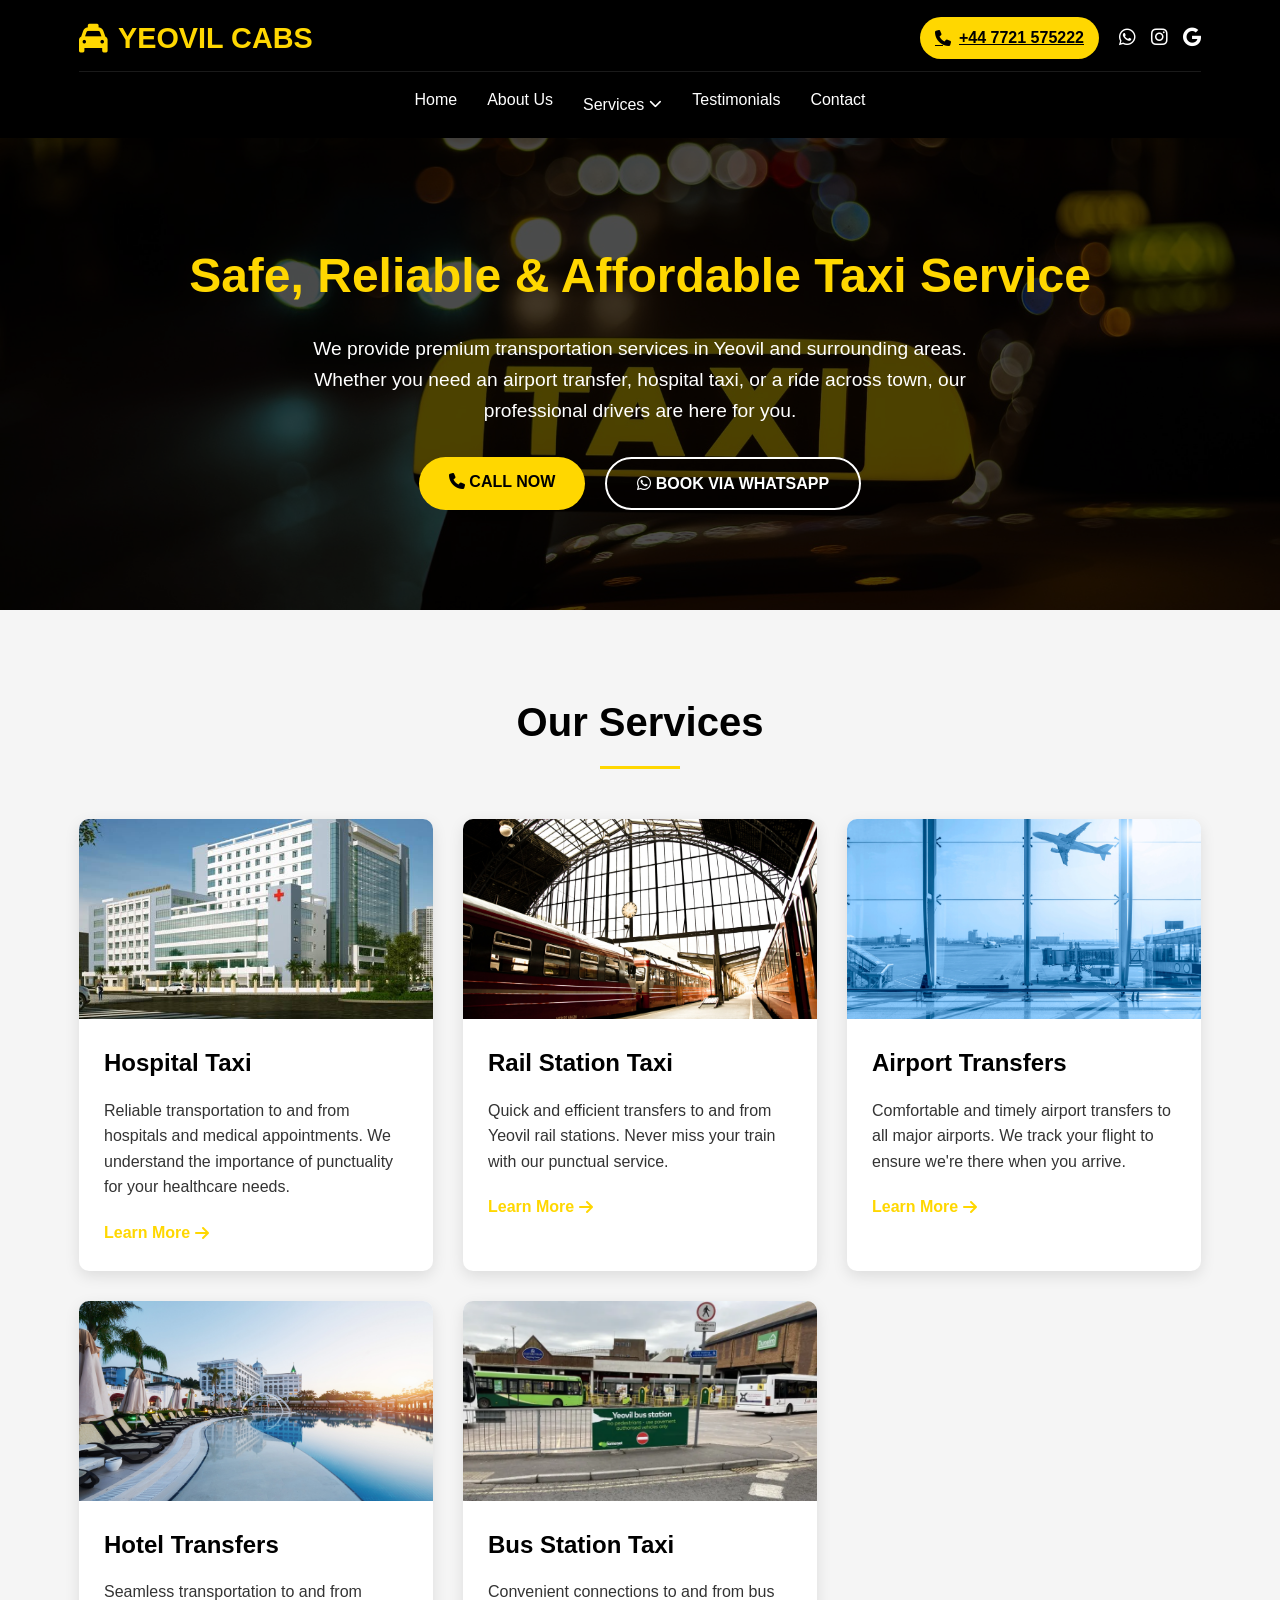
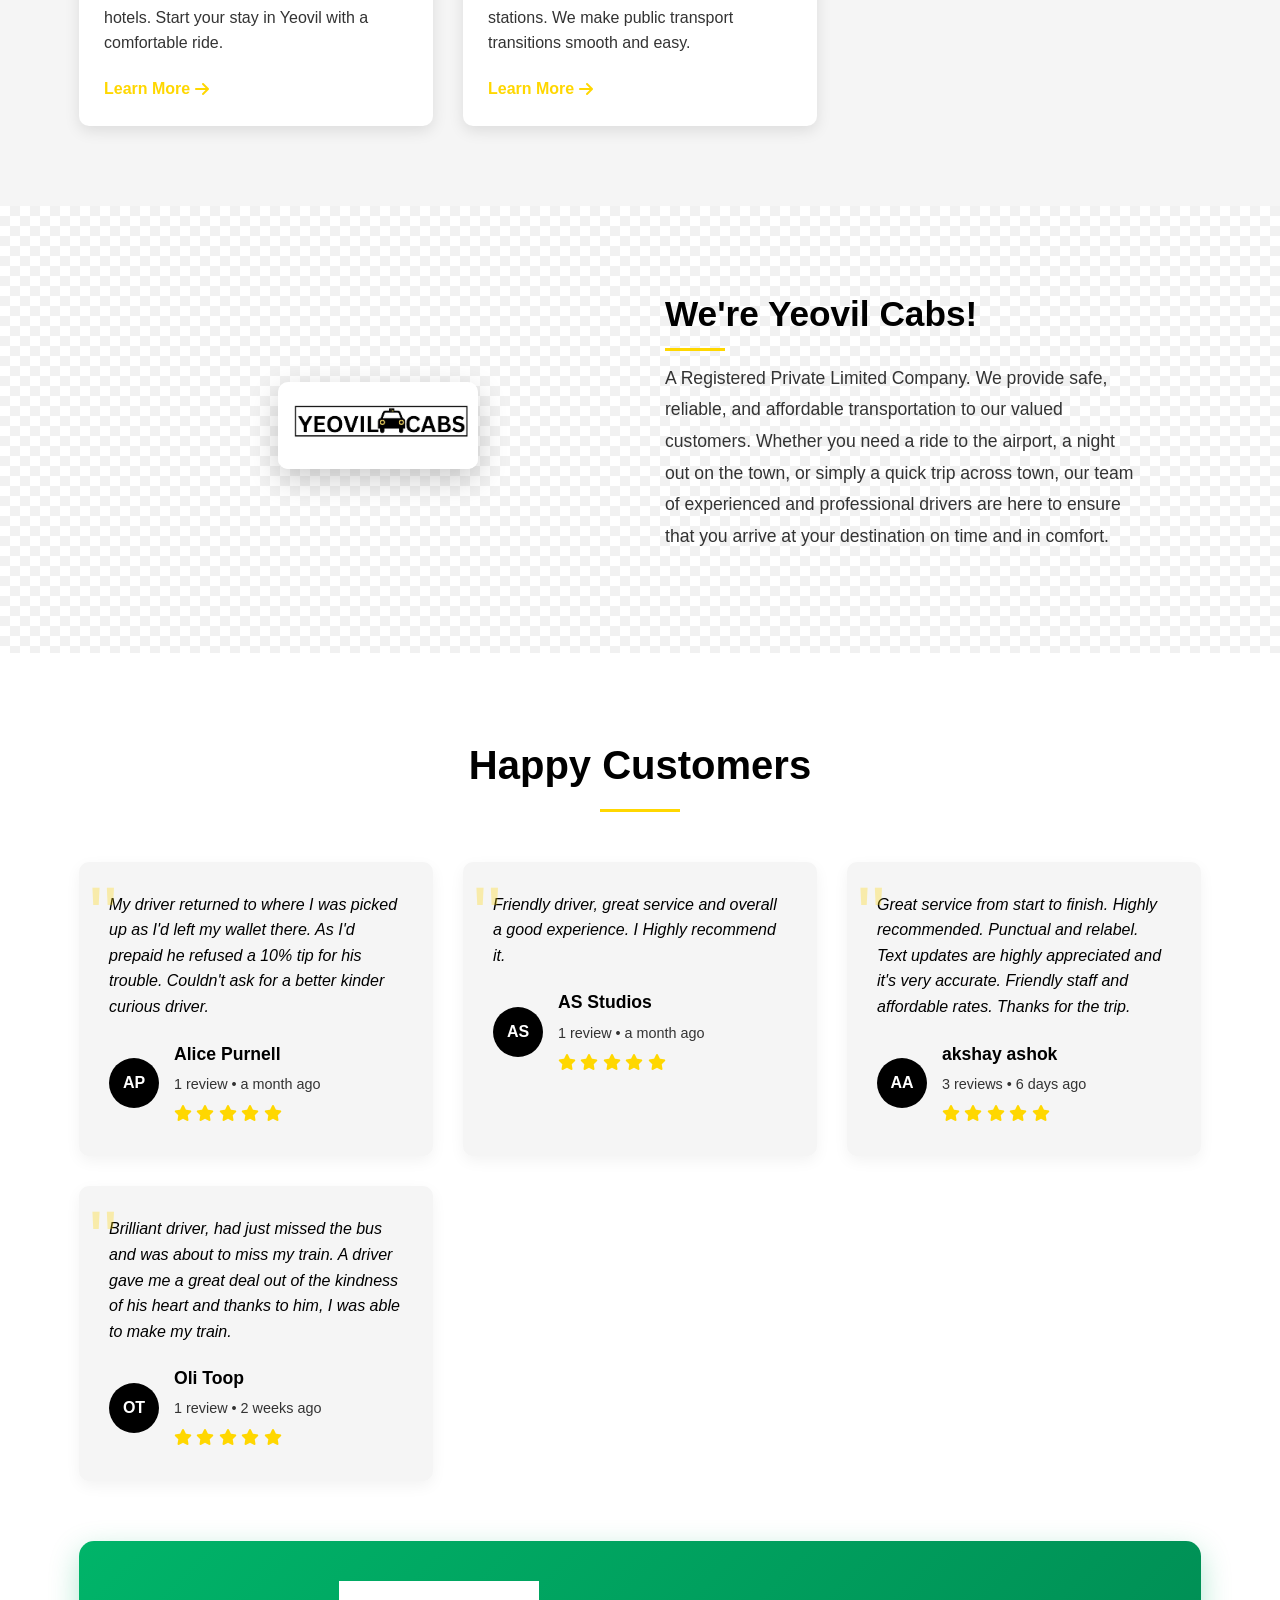
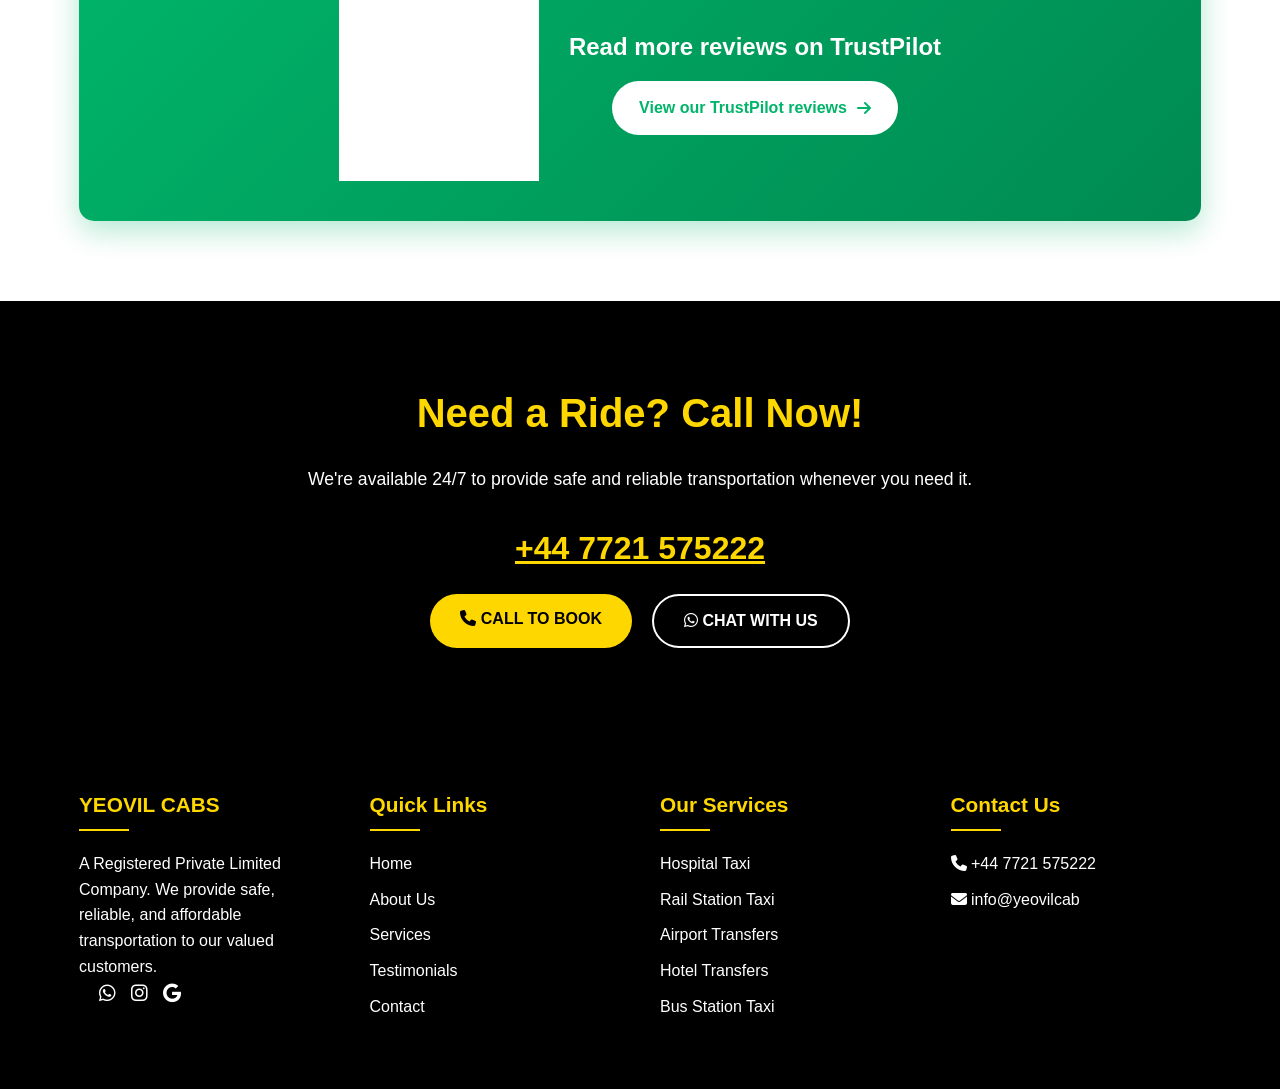
<file: index.html>
<!DOCTYPE html>
<html lang="en">
<head>
    <meta charset="UTF-8">
    <meta name="viewport" content="width=device-width, initial-scale=1.0">
    <title>Yeovil Cabs | Safe, Reliable & Affordable Transportation</title>
    <meta name="description" content="Yeovil Cabs provides safe, reliable, and affordable transportation services in Yeovil. Airport transfers, hospital taxis, and more. Book now!">
    <link rel="stylesheet" href="https://cdnjs.cloudflare.com/ajax/libs/font-awesome/6.4.0/css/all.min.css">
    <link rel="stylesheet" href="css/style.css">
</head>
<body>
    <!-- Header Section -->
    <header>
        <div class="container">
            <div class="header-top">
                <div class="logo">
                    <i class="fas fa-taxi logo-icon"></i>
                    <h1>YEOVIL CABS</h1>
                </div>
                <div class="contact-info">
                    <a href="tel:+447721575222" class="phone-number">
                        <i class="fas fa-phone"></i> +44 7721 575222
                    </a>
                    <div class="social-icons">
                        <a href="#"><i class="fab fa-whatsapp"></i></a>
                        <a href="#"><i class="fab fa-instagram"></i></a>
                        <a href="#"><i class="fab fa-google"></i></a>
                    </div>
                </div>
            </div>
            <nav>
                <div class="mobile-menu">
                    <i class="fas fa-bars"></i>
                </div>
                <ul class="nav-links">
                    <li><a href="index.html">Home</a></li>
                    <li><a href="about.html">About Us</a></li>
                    <li class="dropdown">
                        <a href="services.html" class="dropdown-toggle">Services <i class="fas fa-chevron-down"></i></a>
                        <ul class="dropdown-menu">
                            <li><a href="hospital-taxi.html">Hospital Taxi</a></li>
                            <li><a href="rail-station-taxi.html">Rail Station Taxi</a></li>
                            <li><a href="airport-transfers.html">Airport Transfers</a></li>
                            <li><a href="hotel-transfers.html">Hotel Transfers</a></li>
                            <li><a href="bus-station-taxi.html">Bus Station Taxi</a></li>
                        </ul>
                    </li>
                    <li><a href="testimonials.html">Testimonials</a></li>
                    <li><a href="contact.html">Contact</a></li>
                </ul>
            </nav>
        </div>
    </header>

    <!-- Hero Section -->
    <section class="hero">
        <div class="container">
            <h2>Safe, Reliable & Affordable Taxi Service</h2>
            <p>We provide premium transportation services in Yeovil and surrounding areas. Whether you need an airport transfer, hospital taxi, or a ride across town, our professional drivers are here for you.</p>
            <div class="cta-buttons">
                <a href="tel:+447721575222" class="btn btn-primary">
                    <i class="fas fa-phone"></i> CALL NOW
                </a>
                <a href="https://wa.me/447721575222" class="btn btn-secondary">
                    <i class="fab fa-whatsapp"></i> BOOK VIA WHATSAPP
                </a>
            </div>
        </div>
    </section>

    <!-- Services Section -->
    <section class="services">
        <div class="container">
            <div class="section-title">
                <h2>Our Services</h2>
            </div>
            <div class="services-grid">
                <div class="service-card">
                    <div class="service-img" style="background-image: url('images/hospital-taxi-service.jpg');"></div>
                    <div class="service-content">
                        <h3>Hospital Taxi</h3>
                        <p>Reliable transportation to and from hospitals and medical appointments. We understand the importance of punctuality for your healthcare needs.</p>
                        <a href="hospital-taxi.html" class="service-link">Learn More <i class="fas fa-arrow-right"></i></a>
                    </div>
                </div>
                <div class="service-card">
                    <div class="service-img" style="background-image: url('images/rail-station-taxi-service.jpg');"></div>
                    <div class="service-content">
                        <h3>Rail Station Taxi</h3>
                        <p>Quick and efficient transfers to and from Yeovil rail stations. Never miss your train with our punctual service.</p>
                        <a href="rail-station-taxi.html" class="service-link">Learn More <i class="fas fa-arrow-right"></i></a>
                    </div>
                </div>
                <div class="service-card">
                    <div class="service-img" style="background-image: url('images/airport-transfers-service.jpg');"></div>
                    <div class="service-content">
                        <h3>Airport Transfers</h3>
                        <p>Comfortable and timely airport transfers to all major airports. We track your flight to ensure we're there when you arrive.</p>
                        <a href="airport-transfers.html" class="service-link">Learn More <i class="fas fa-arrow-right"></i></a>
                    </div>
                </div>
                <div class="service-card">
                    <div class="service-img" style="background-image: url('images/hotel-transfers-service.jpg');"></div>
                    <div class="service-content">
                        <h3>Hotel Transfers</h3>
                        <p>Seamless transportation to and from hotels. Start your stay in Yeovil with a comfortable ride.</p>
                        <a href="hotel-transfers.html" class="service-link">Learn More <i class="fas fa-arrow-right"></i></a>
                    </div>
                </div>
                <div class="service-card">
                    <div class="service-img" style="background-image: url('images/bus-station-taxi-service.jpg');"></div>
                    <div class="service-content">
                        <h3>Bus Station Taxi</h3>
                        <p>Convenient connections to and from bus stations. We make public transport transitions smooth and easy.</p>
                        <a href="bus-station-taxi.html" class="service-link">Learn More <i class="fas fa-arrow-right"></i></a>
                    </div>
                </div>
            </div>
        </div>
    </section>

    <!-- About Company Section -->
    <section class="about-company">
        <div class="container">
            <div class="about-content">
                <div class="about-logo">
                    <img src="images/logo.jpg" alt="Yeovil Cabs Logo" class="logo-img">
                </div>
                <div class="about-text">
                    <h2>We're Yeovil Cabs!</h2>
                    <p>A Registered Private Limited Company. We provide safe, reliable, and affordable transportation to our valued customers. Whether you need a ride to the airport, a night out on the town, or simply a quick trip across town, our team of experienced and professional drivers are here to ensure that you arrive at your destination on time and in comfort.</p>
                </div>
            </div>
        </div>
    </section>

    <!-- Testimonials Section -->
    <section class="testimonials">
        <div class="container">
            <div class="section-title">
                <h2>Happy Customers</h2>
            </div>
            <div class="testimonials-grid">
                <div class="testimonial-card">
                    <div class="testimonial-content">
                        <p>My driver returned to where I was picked up as I'd left my wallet there. As I'd prepaid he refused a 10% tip for his trouble. Couldn't ask for a better kinder curious driver.</p>
                    </div>
                    <div class="testimonial-author">
                        <div class="author-avatar">AP</div>
                        <div class="author-info">
                            <h4>Alice Purnell</h4>
                            <p>1 review • a month ago</p>
                            <div class="rating">
                                <i class="fas fa-star"></i>
                                <i class="fas fa-star"></i>
                                <i class="fas fa-star"></i>
                                <i class="fas fa-star"></i>
                                <i class="fas fa-star"></i>
                            </div>
                        </div>
                    </div>
                </div>
                <div class="testimonial-card">
                    <div class="testimonial-content">
                        <p>Friendly driver, great service and overall a good experience. I Highly recommend it.</p>
                    </div>
                    <div class="testimonial-author">
                        <div class="author-avatar">AS</div>
                        <div class="author-info">
                            <h4>AS Studios</h4>
                            <p>1 review • a month ago</p>
                            <div class="rating">
                                <i class="fas fa-star"></i>
                                <i class="fas fa-star"></i>
                                <i class="fas fa-star"></i>
                                <i class="fas fa-star"></i>
                                <i class="fas fa-star"></i>
                            </div>
                        </div>
                    </div>
                </div>
                <div class="testimonial-card">
                    <div class="testimonial-content">
                        <p>Great service from start to finish. Highly recommended. Punctual and relabel. Text updates are highly appreciated and it's very accurate. Friendly staff and affordable rates. Thanks for the trip.</p>
                    </div>
                    <div class="testimonial-author">
                        <div class="author-avatar">AA</div>
                        <div class="author-info">
                            <h4>akshay ashok</h4>
                            <p>3 reviews • 6 days ago</p>
                            <div class="rating">
                                <i class="fas fa-star"></i>
                                <i class="fas fa-star"></i>
                                <i class="fas fa-star"></i>
                                <i class="fas fa-star"></i>
                                <i class="fas fa-star"></i>
                            </div>
                        </div>
                    </div>
                </div>
                <div class="testimonial-card">
                    <div class="testimonial-content">
                        <p>Brilliant driver, had just missed the bus and was about to miss my train. A driver gave me a great deal out of the kindness of his heart and thanks to him, I was able to make my train.</p>
                    </div>
                    <div class="testimonial-author">
                        <div class="author-avatar">OT</div>
                        <div class="author-info">
                            <h4>Oli Toop</h4>
                            <p>1 review • 2 weeks ago</p>
                            <div class="rating">
                                <i class="fas fa-star"></i>
                                <i class="fas fa-star"></i>
                                <i class="fas fa-star"></i>
                                <i class="fas fa-star"></i>
                                <i class="fas fa-star"></i>
                            </div>
                        </div>
                    </div>
                </div>
            </div>
            
            <!-- TrustPilot Section -->
            <div class="trustpilot-section">
                <div class="trustpilot-content">
                    <img src="images/trustpilot-logo.png" alt="TrustPilot" class="trustpilot-logo">
                    <div class="trustpilot-text">
                        <h3>Read more reviews on TrustPilot</h3>
                        <a href="https://uk.trustpilot.com/review/gocabs.uk?_gl=1*1ek49i*_ga*NzY4NzAyODgzLjE3MDU3MDQ0NzA.*_ga_3TEL80JZSG*MTcwNTc2NDQ4MC41LjAuMTcwNTc2NDk2NS4wLjAuMA" 
                           target="_blank" class="trustpilot-link">
                            View our TrustPilot reviews <i class="fas fa-arrow-right"></i>
                        </a>
                    </div>
                </div>
            </div>
        </div>
    </section>

    <!-- Call to Action Section -->
    <section class="cta-section">
        <div class="container">
            <h2>Need a Ride? Call Now!</h2>
            <p>We're available 24/7 to provide safe and reliable transportation whenever you need it.</p>
            <a href="tel:+447721575222" class="cta-phone">+44 7721 575222</a>
            <div class="cta-buttons">
                <a href="tel:+447721575222" class="btn btn-primary">
                    <i class="fas fa-phone"></i> CALL TO BOOK
                </a>
                <a href="https://wa.me/447721575222" class="btn btn-secondary">
                    <i class="fab fa-whatsapp"></i> CHAT WITH US
                </a>
            </div>
        </div>
    </section>

    <!-- Footer -->
    <footer>
        <div class="container">
            <div class="footer-content">
                <div class="footer-column">
                    <h3>YEOVIL CABS</h3>
                    <p>A Registered Private Limited Company. We provide safe, reliable, and affordable transportation to our valued customers.</p>
                    <div class="social-icons">
                        <a href="#"><i class="fab fa-whatsapp"></i></a>
                        <a href="#"><i class="fab fa-instagram"></i></a>
                        <a href="#"><i class="fab fa-google"></i></a>
                    </div>
                </div>
                <div class="footer-column">
                    <h3>Quick Links</h3>
                    <ul class="footer-links">
                        <li><a href="index.html">Home</a></li>
                        <li><a href="about.html">About Us</a></li>
                        <li><a href="services.html">Services</a></li>
                        <li><a href="testimonials.html">Testimonials</a></li>
                        <li><a href="contact.html">Contact</a></li>
                    </ul>
                </div>
                <div class="footer-column">
                    <h3>Our Services</h3>
                    <ul class="footer-links">
                        <li><a href="hospital-taxi.html">Hospital Taxi</a></li>
                        <li><a href="rail-station-taxi.html">Rail Station Taxi</a></li>
                        <li><a href="airport-transfers.html">Airport Transfers</a></li>
                        <li><a href="hotel-transfers.html">Hotel Transfers</a></li>
                        <li><a href="bus-station-taxi.html">Bus Station Taxi</a></li>
                    </ul>
                </div>
                <div class="footer-column">
                    <h3>Contact Us</h3>
                    <ul class="footer-links">
                        <li><i class="fas fa-phone"></i> +44 7721 575222</li>
                        <li><i class="fas fa-envelope"></i> info@yeovilcab
</file>
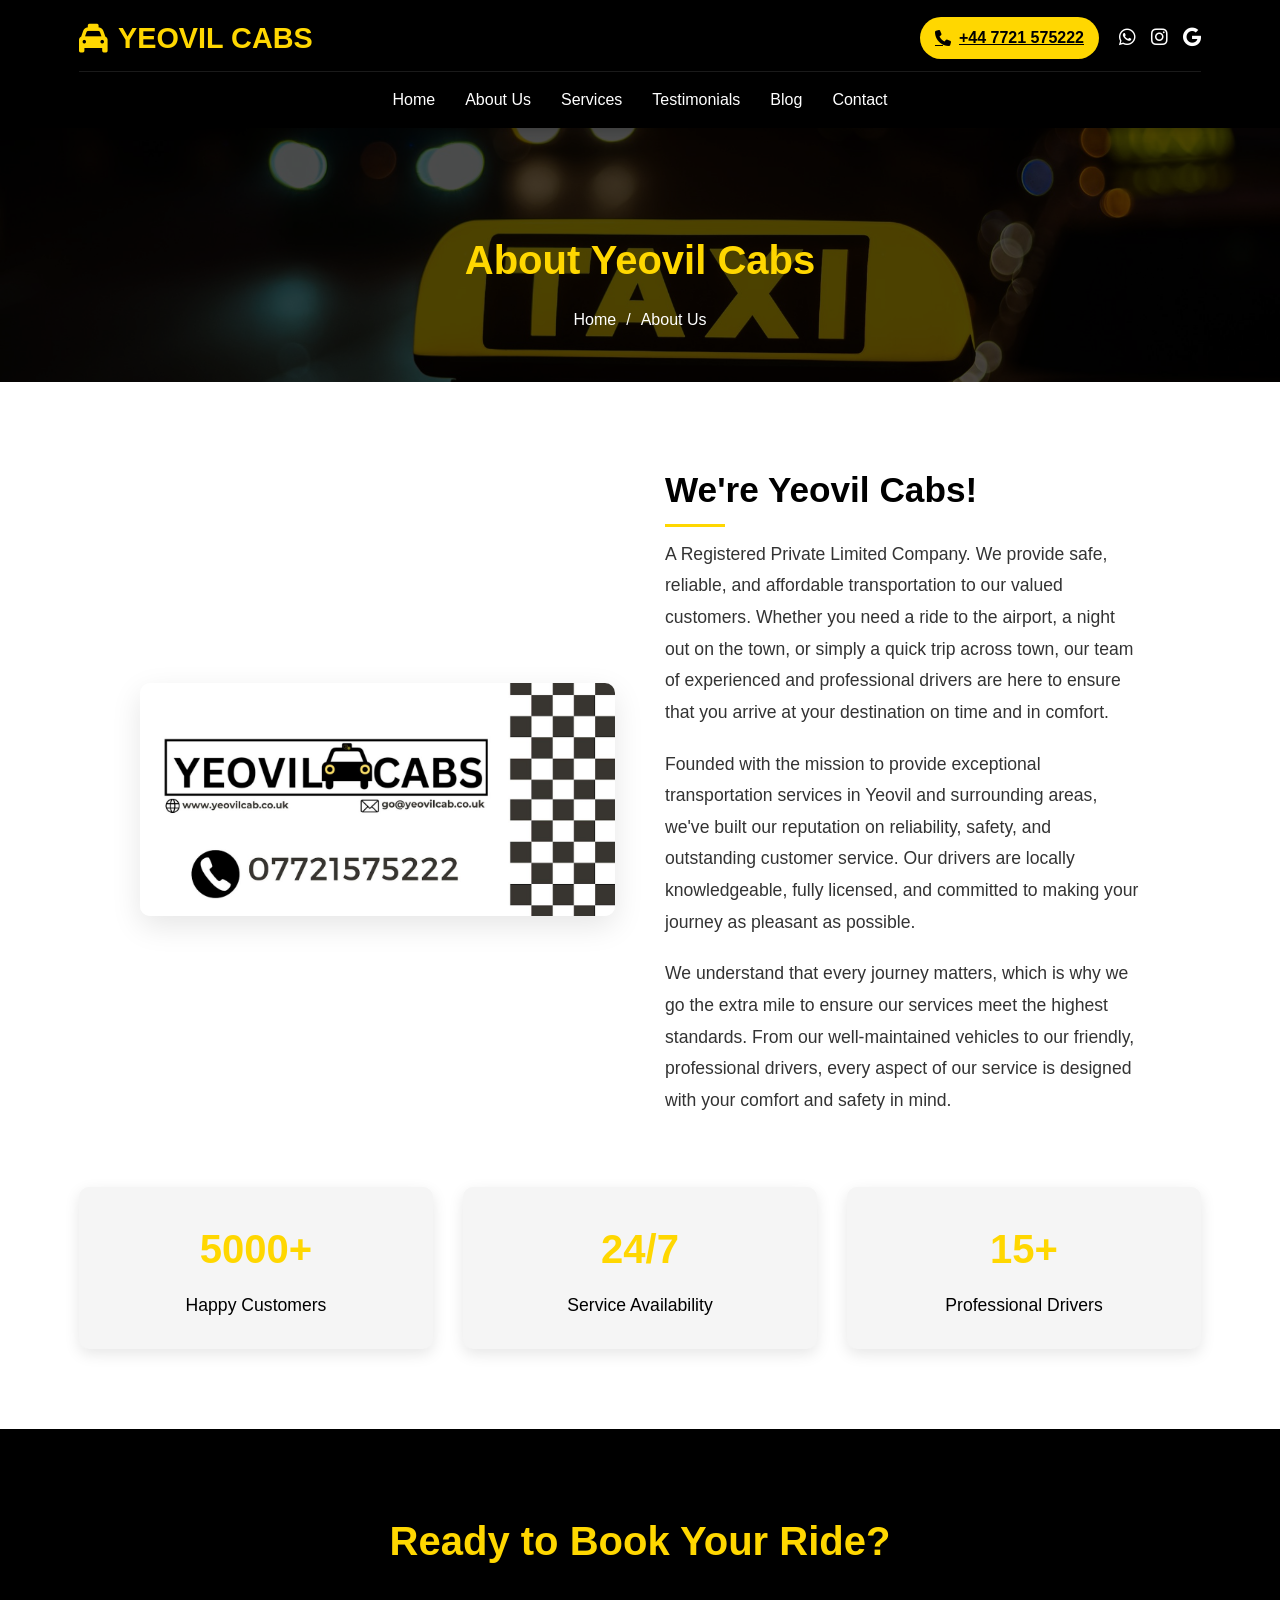
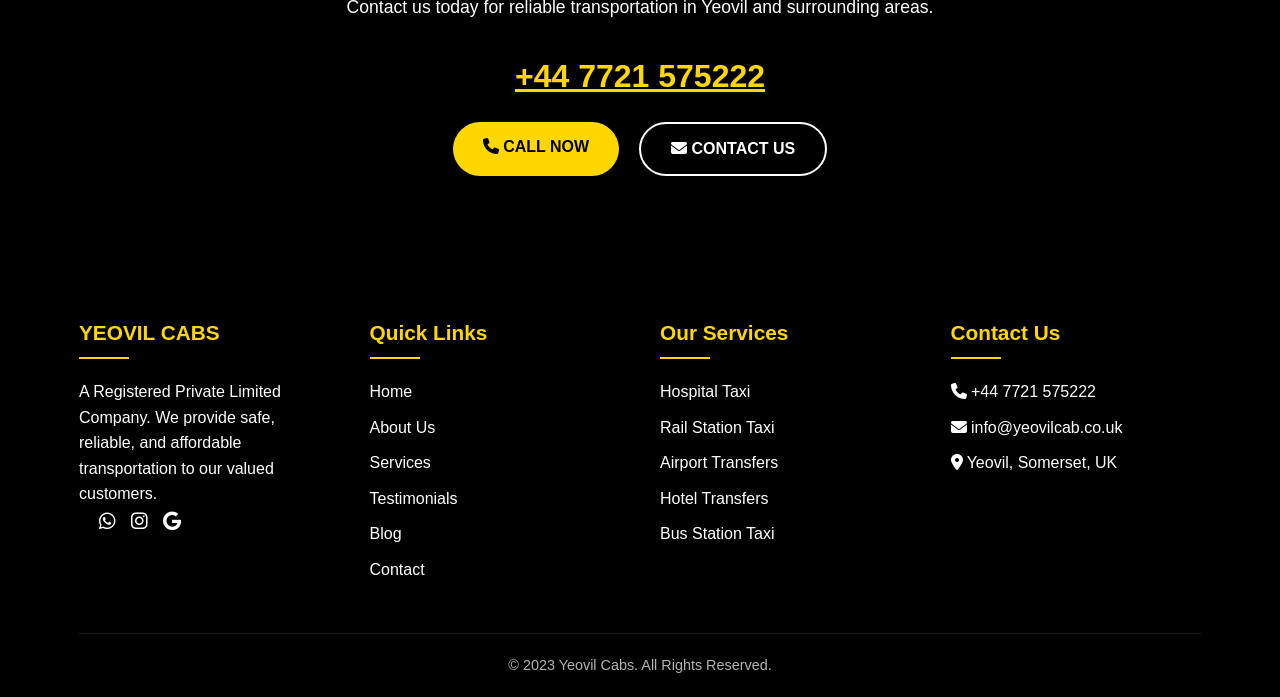
<file: about-us.HTML>
<!DOCTYPE html>
<html lang="en">
<head>
    <meta charset="UTF-8">
    <meta name="viewport" content="width=device-width, initial-scale=1.0">
    <title>About Us | Yeovil Cabs - Your Trusted Transportation Service</title>
    <meta name="description" content="Learn about Yeovil Cabs, a registered private limited company providing safe, reliable, and affordable transportation in Yeovil and surrounding areas.">
    <link rel="stylesheet" href="https://cdnjs.cloudflare.com/ajax/libs/font-awesome/6.4.0/css/all.min.css">
    <link rel="stylesheet" href="css/style.css">
</head>
<body>
    <!-- Header Section -->
    <header>
        <div class="container">
            <div class="header-top">
                <div class="logo">
                    <i class="fas fa-taxi logo-icon"></i>
                    <h1>YEOVIL CABS</h1>
                </div>
                <div class="contact-info">
                    <a href="tel:+447721575222" class="phone-number">
                        <i class="fas fa-phone"></i> +44 7721 575222
                    </a>
                    <div class="social-icons">
                        <a href="#"><i class="fab fa-whatsapp"></i></a>
                        <a href="#"><i class="fab fa-instagram"></i></a>
                        <a href="#"><i class="fab fa-google"></i></a>
                    </div>
                </div>
            </div>
            <nav>
                <div class="mobile-menu">
                    <i class="fas fa-bars"></i>
                </div>
                <ul class="nav-links">
                    <li><a href="index.html">Home</a></li>
                    <li><a href="about.html" class="active">About Us</a></li>
                    <li><a href="services.html">Services</a></li>
                    <li><a href="testimonials.html">Testimonials</a></li>
                    <li><a href="blog.html">Blog</a></li>
                    <li><a href="contact.html">Contact</a></li>
                </ul>
            </nav>
        </div>
    </header>

    <!-- Page Header -->
    <section class="page-header">
        <div class="container">
            <h1>About Yeovil Cabs</h1>
            <ul class="breadcrumb">
                <li><a href="index.html">Home</a></li>
                <li>About Us</li>
            </ul>
        </div>
    </section>

    <!-- About Section -->
    <section class="about">
        <div class="container">
            <div class="about-content">
                <div class="about-img">
                    <img src="images/about-us.jpg" alt="Yeovil Cabs professional drivers">
                </div>
                <div class="about-text">
                    <h2>We're Yeovil Cabs!</h2>
                    <p>A Registered Private Limited Company. We provide safe, reliable, and affordable transportation to our valued customers. Whether you need a ride to the airport, a night out on the town, or simply a quick trip across town, our team of experienced and professional drivers are here to ensure that you arrive at your destination on time and in comfort.</p>
                    <p>Founded with the mission to provide exceptional transportation services in Yeovil and surrounding areas, we've built our reputation on reliability, safety, and outstanding customer service. Our drivers are locally knowledgeable, fully licensed, and committed to making your journey as pleasant as possible.</p>
                    <p>We understand that every journey matters, which is why we go the extra mile to ensure our services meet the highest standards. From our well-maintained vehicles to our friendly, professional drivers, every aspect of our service is designed with your comfort and safety in mind.</p>
                </div>
            </div>
            
            <div class="stats">
                <div class="stat-card">
                    <div class="stat-number">5000+</div>
                    <div class="stat-text">Happy Customers</div>
                </div>
                <div class="stat-card">
                    <div class="stat-number">24/7</div>
                    <div class="stat-text">Service Availability</div>
                </div>
                <div class="stat-card">
                    <div class="stat-number">15+</div>
                    <div class="stat-text">Professional Drivers</div>
                </div>
            </div>
        </div>
    </section>

    <!-- Call to Action Section -->
    <section class="cta-section">
        <div class="container">
            <h2>Ready to Book Your Ride?</h2>
            <p>Contact us today for reliable transportation in Yeovil and surrounding areas.</p>
            <a href="tel:+447721575222" class="cta-phone">+44 7721 575222</a>
            <div class="cta-buttons">
                <a href="tel:+447721575222" class="btn btn-primary">
                    <i class="fas fa-phone"></i> CALL NOW
                </a>
                <a href="contact.html" class="btn btn-secondary">
                    <i class="fas fa-envelope"></i> CONTACT US
                </a>
            </div>
        </div>
    </section>

    <!-- Footer -->
    <footer>
        <div class="container">
            <div class="footer-content">
                <div class="footer-column">
                    <h3>YEOVIL CABS</h3>
                    <p>A Registered Private Limited Company. We provide safe, reliable, and affordable transportation to our valued customers.</p>
                    <div class="social-icons">
                        <a href="#"><i class="fab fa-whatsapp"></i></a>
                        <a href="#"><i class="fab fa-instagram"></i></a>
                        <a href="#"><i class="fab fa-google"></i></a>
                    </div>
                </div>
                <div class="footer-column">
                    <h3>Quick Links</h3>
                    <ul class="footer-links">
                        <li><a href="index.html">Home</a></li>
                        <li><a href="about.html">About Us</a></li>
                        <li><a href="services.html">Services</a></li>
                        <li><a href="testimonials.html">Testimonials</a></li>
                        <li><a href="blog.html">Blog</a></li>
                        <li><a href="contact.html">Contact</a></li>
                    </ul>
                </div>
                <div class="footer-column">
                    <h3>Our Services</h3>
                    <ul class="footer-links">
                        <li><a href="hospital-taxi.html">Hospital Taxi</a></li>
                        <li><a href="rail-station-taxi.html">Rail Station Taxi</a></li>
                        <li><a href="airport-transfers.html">Airport Transfers</a></li>
                        <li><a href="hotel-transfers.html">Hotel Transfers</a></li>
                        <li><a href="bus-station-taxi.html">Bus Station Taxi</a></li>
                    </ul>
                </div>
                <div class="footer-column">
                    <h3>Contact Us</h3>
                    <ul class="footer-links">
                        <li><i class="fas fa-phone"></i> +44 7721 575222</li>
                        <li><i class="fas fa-envelope"></i> info@yeovilcab.co.uk</li>
                        <li><i class="fas fa-map-marker-alt"></i> Yeovil, Somerset, UK</li>
                    </ul>
                </div>
            </div>
            <div class="footer-bottom">
                <p>&copy; 2023 Yeovil Cabs. All Rights Reserved.</p>
            </div>
        </div>
    </footer>

    <script src="js/script.js"></script>
</body>
</html>
</file>
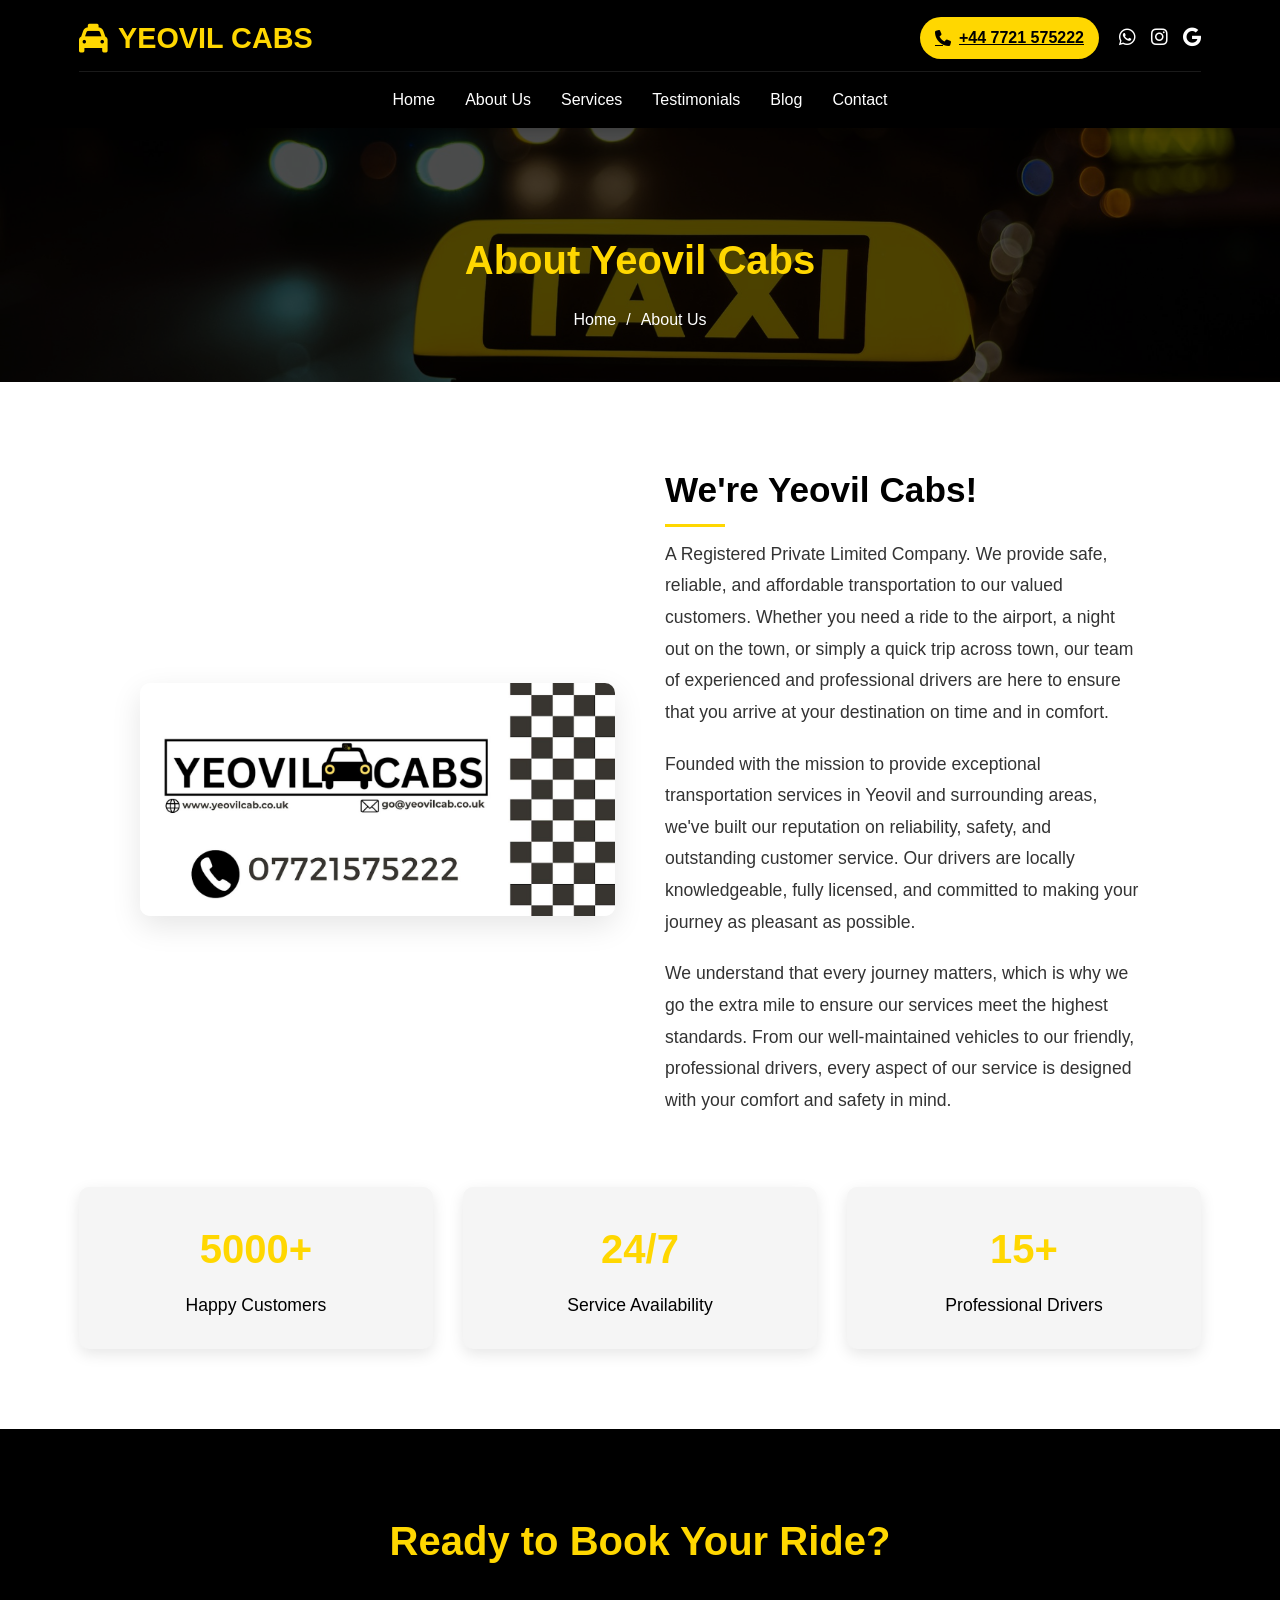
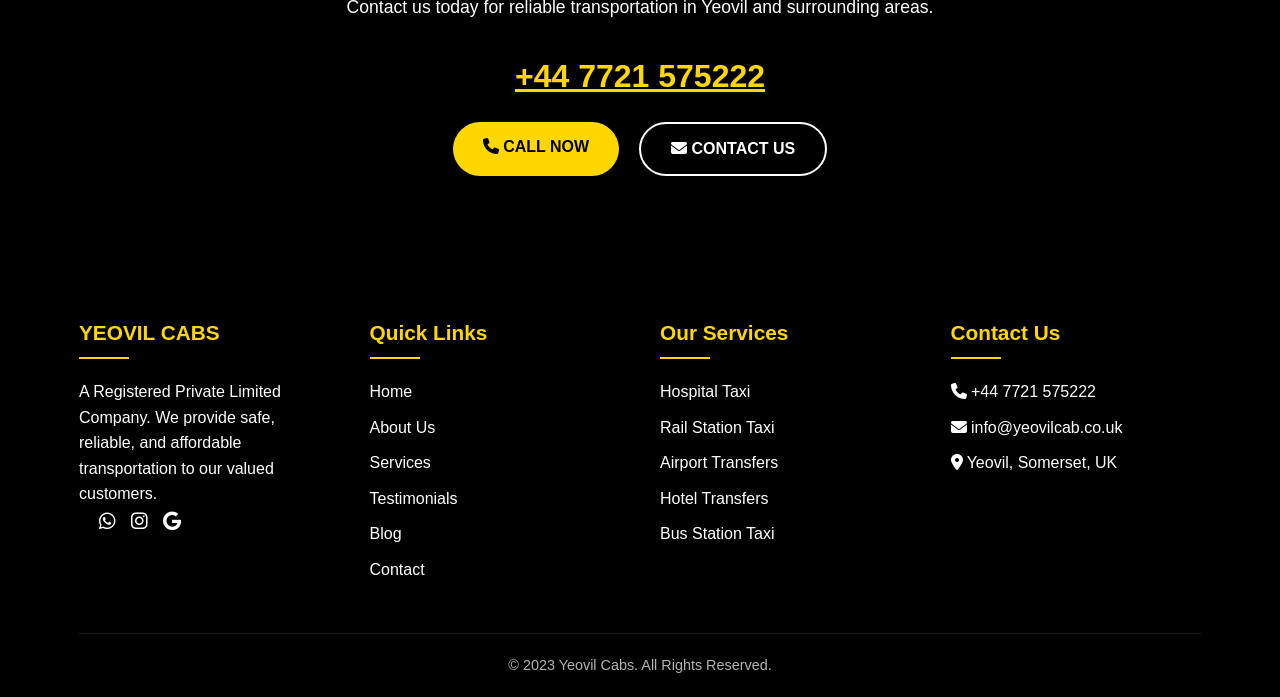
<file: about.html>
<!DOCTYPE html>
<html lang="en">
<head>
    <meta charset="UTF-8">
    <meta name="viewport" content="width=device-width, initial-scale=1.0">
    <title>About Us | Yeovil Cabs - Your Trusted Transportation Service</title>
    <meta name="description" content="Learn about Yeovil Cabs, a registered private limited company providing safe, reliable, and affordable transportation in Yeovil and surrounding areas.">
    <link rel="stylesheet" href="https://cdnjs.cloudflare.com/ajax/libs/font-awesome/6.4.0/css/all.min.css">
    <link rel="stylesheet" href="css/style.css">
</head>
<body>
    <!-- Header Section -->
    <header>
        <div class="container">
            <div class="header-top">
                <div class="logo">
                    <i class="fas fa-taxi logo-icon"></i>
                    <h1>YEOVIL CABS</h1>
                </div>
                <div class="contact-info">
                    <a href="tel:+447721575222" class="phone-number">
                        <i class="fas fa-phone"></i> +44 7721 575222
                    </a>
                    <div class="social-icons">
                        <a href="#"><i class="fab fa-whatsapp"></i></a>
                        <a href="#"><i class="fab fa-instagram"></i></a>
                        <a href="#"><i class="fab fa-google"></i></a>
                    </div>
                </div>
            </div>
            <nav>
                <div class="mobile-menu">
                    <i class="fas fa-bars"></i>
                </div>
                <ul class="nav-links">
                    <li><a href="index.html">Home</a></li>
                    <li><a href="about.html" class="active">About Us</a></li>
                    <li><a href="services.html">Services</a></li>
                    <li><a href="testimonials.html">Testimonials</a></li>
                    <li><a href="blog.html">Blog</a></li>
                    <li><a href="contact.html">Contact</a></li>
                </ul>
            </nav>
        </div>
    </header>

    <!-- Page Header -->
    <section class="page-header">
        <div class="container">
            <h1>About Yeovil Cabs</h1>
            <ul class="breadcrumb">
                <li><a href="index.html">Home</a></li>
                <li>About Us</li>
            </ul>
        </div>
    </section>

    <!-- About Section -->
    <section class="about">
        <div class="container">
            <div class="about-content">
                <div class="about-img">
                    <img src="images/about-us.jpg" alt="Yeovil Cabs professional drivers">
                </div>
                <div class="about-text">
                    <h2>We're Yeovil Cabs!</h2>
                    <p>A Registered Private Limited Company. We provide safe, reliable, and affordable transportation to our valued customers. Whether you need a ride to the airport, a night out on the town, or simply a quick trip across town, our team of experienced and professional drivers are here to ensure that you arrive at your destination on time and in comfort.</p>
                    <p>Founded with the mission to provide exceptional transportation services in Yeovil and surrounding areas, we've built our reputation on reliability, safety, and outstanding customer service. Our drivers are locally knowledgeable, fully licensed, and committed to making your journey as pleasant as possible.</p>
                    <p>We understand that every journey matters, which is why we go the extra mile to ensure our services meet the highest standards. From our well-maintained vehicles to our friendly, professional drivers, every aspect of our service is designed with your comfort and safety in mind.</p>
                </div>
            </div>
            
            <div class="stats">
                <div class="stat-card">
                    <div class="stat-number">5000+</div>
                    <div class="stat-text">Happy Customers</div>
                </div>
                <div class="stat-card">
                    <div class="stat-number">24/7</div>
                    <div class="stat-text">Service Availability</div>
                </div>
                <div class="stat-card">
                    <div class="stat-number">15+</div>
                    <div class="stat-text">Professional Drivers</div>
                </div>
            </div>
        </div>
    </section>

    <!-- Call to Action Section -->
    <section class="cta-section">
        <div class="container">
            <h2>Ready to Book Your Ride?</h2>
            <p>Contact us today for reliable transportation in Yeovil and surrounding areas.</p>
            <a href="tel:+447721575222" class="cta-phone">+44 7721 575222</a>
            <div class="cta-buttons">
                <a href="tel:+447721575222" class="btn btn-primary">
                    <i class="fas fa-phone"></i> CALL NOW
                </a>
                <a href="contact.html" class="btn btn-secondary">
                    <i class="fas fa-envelope"></i> CONTACT US
                </a>
            </div>
        </div>
    </section>

    <!-- Footer -->
    <footer>
        <div class="container">
            <div class="footer-content">
                <div class="footer-column">
                    <h3>YEOVIL CABS</h3>
                    <p>A Registered Private Limited Company. We provide safe, reliable, and affordable transportation to our valued customers.</p>
                    <div class="social-icons">
                        <a href="#"><i class="fab fa-whatsapp"></i></a>
                        <a href="#"><i class="fab fa-instagram"></i></a>
                        <a href="#"><i class="fab fa-google"></i></a>
                    </div>
                </div>
                <div class="footer-column">
                    <h3>Quick Links</h3>
                    <ul class="footer-links">
                        <li><a href="index.html">Home</a></li>
                        <li><a href="about.html">About Us</a></li>
                        <li><a href="services.html">Services</a></li>
                        <li><a href="testimonials.html">Testimonials</a></li>
                        <li><a href="blog.html">Blog</a></li>
                        <li><a href="contact.html">Contact</a></li>
                    </ul>
                </div>
                <div class="footer-column">
                    <h3>Our Services</h3>
                    <ul class="footer-links">
                        <li><a href="hospital-taxi.html">Hospital Taxi</a></li>
                        <li><a href="rail-station-taxi.html">Rail Station Taxi</a></li>
                        <li><a href="airport-transfers.html">Airport Transfers</a></li>
                        <li><a href="hotel-transfers.html">Hotel Transfers</a></li>
                        <li><a href="bus-station-taxi.html">Bus Station Taxi</a></li>
                    </ul>
                </div>
                <div class="footer-column">
                    <h3>Contact Us</h3>
                    <ul class="footer-links">
                        <li><i class="fas fa-phone"></i> +44 7721 575222</li>
                        <li><i class="fas fa-envelope"></i> info@yeovilcab.co.uk</li>
                        <li><i class="fas fa-map-marker-alt"></i> Yeovil, Somerset, UK</li>
                    </ul>
                </div>
            </div>
            <div class="footer-bottom">
                <p>&copy; 2023 Yeovil Cabs. All Rights Reserved.</p>
            </div>
        </div>
    </footer>

    <script src="js/script.js"></script>
</body>
</html>
</file>
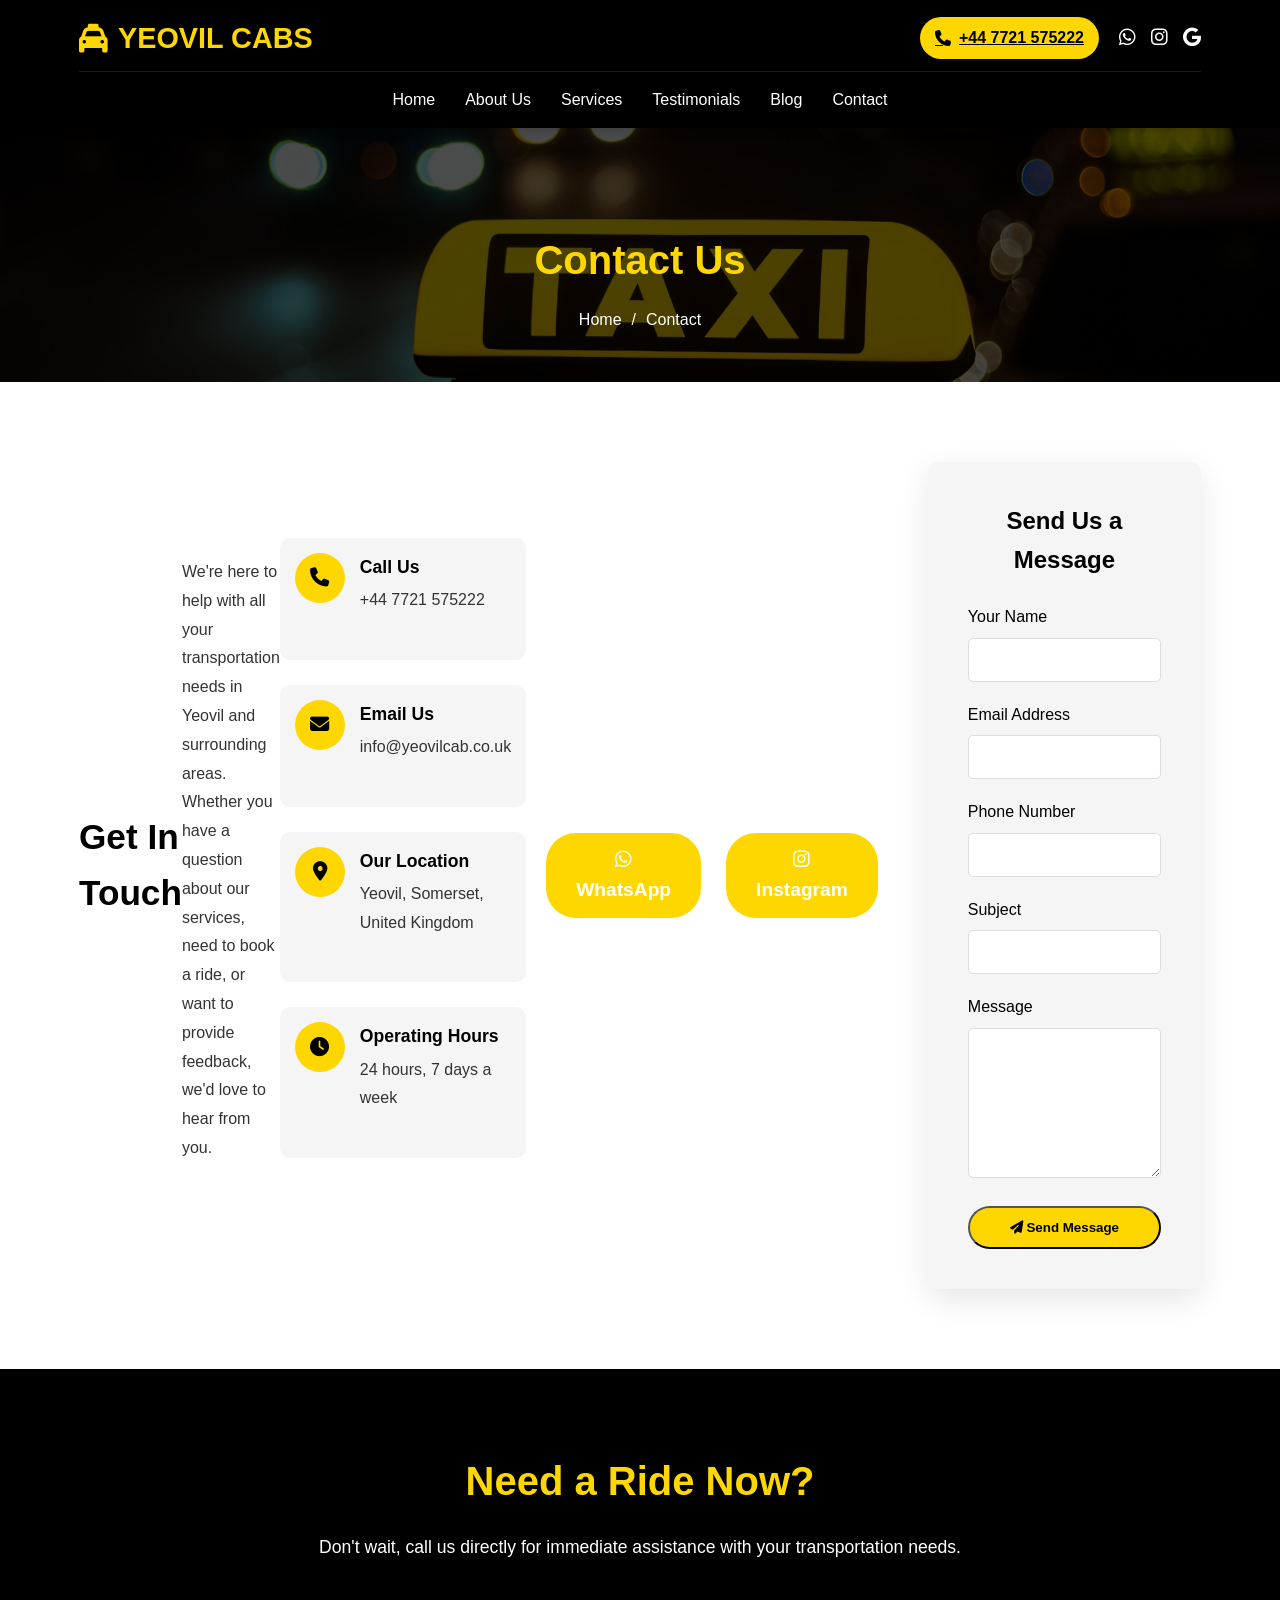
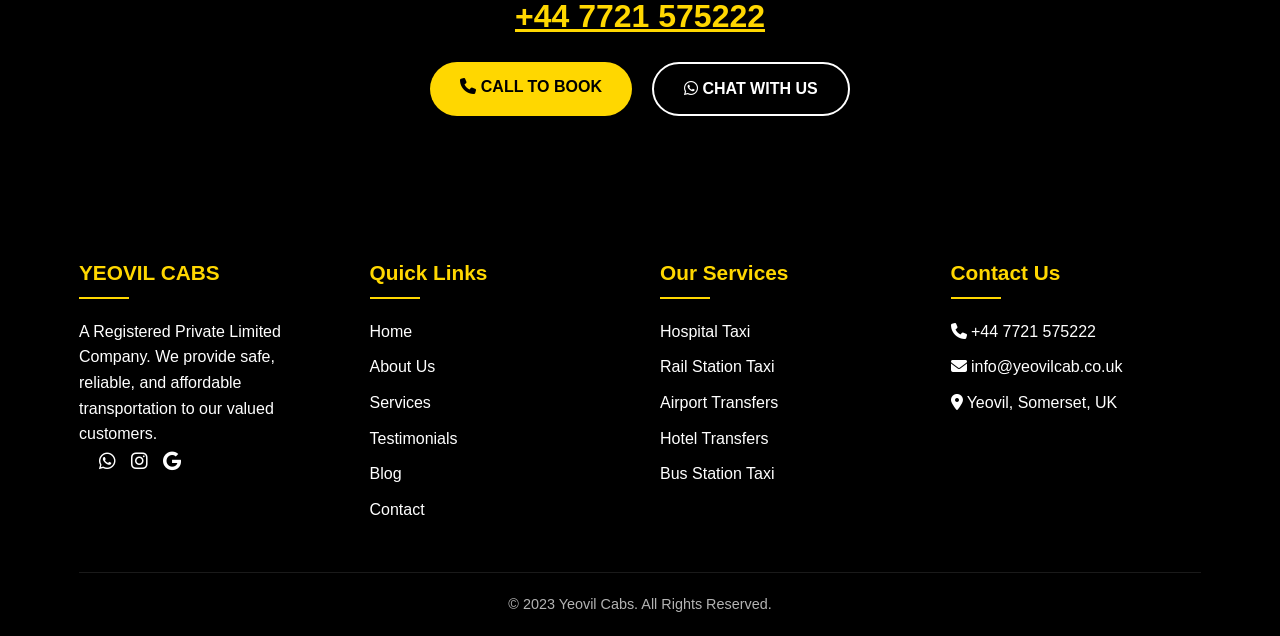
<file: contact-us.HTML>
<!DOCTYPE html>
<html lang="en">
<head>
    <meta charset="UTF-8">
    <meta name="viewport" content="width=device-width, initial-scale=1.0">
    <title>Contact Us | Yeovil Cabs - Get in Touch</title>
    <meta name="description" content="Contact Yeovil Cabs for reliable transportation services in Yeovil. Call, email, or use our contact form to book your ride.">
    <link rel="stylesheet" href="https://cdnjs.cloudflare.com/ajax/libs/font-awesome/6.4.0/css/all.min.css">
    <link rel="stylesheet" href="css/style.css">
</head>
<body>
    <!-- Header Section -->
    <header>
        <div class="container">
            <div class="header-top">
                <div class="logo">
                    <i class="fas fa-taxi logo-icon"></i>
                    <h1>YEOVIL CABS</h1>
                </div>
                <div class="contact-info">
                    <a href="tel:+447721575222" class="phone-number">
                        <i class="fas fa-phone"></i> +44 7721 575222
                    </a>
                    <div class="social-icons">
                        <a href="#"><i class="fab fa-whatsapp"></i></a>
                        <a href="#"><i class="fab fa-instagram"></i></a>
                        <a href="#"><i class="fab fa-google"></i></a>
                    </div>
                </div>
            </div>
            <nav>
                <div class="mobile-menu">
                    <i class="fas fa-bars"></i>
                </div>
                <ul class="nav-links">
                    <li><a href="index.html">Home</a></li>
                    <li><a href="about.html">About Us</a></li>
                    <li><a href="services.html">Services</a></li>
                    <li><a href="testimonials.html">Testimonials</a></li>
                    <li><a href="blog.html">Blog</a></li>
                    <li><a href="contact.html" class="active">Contact</a></li>
                </ul>
            </nav>
        </div>
    </header>

    <!-- Page Header -->
    <section class="page-header">
        <div class="container">
            <h1>Contact Us</h1>
            <ul class="breadcrumb">
                <li><a href="index.html">Home</a></li>
                <li>Contact</li>
            </ul>
        </div>
    </section>

    <!-- Contact Section -->
    <section class="contact">
        <div class="container">
            <div class="contact-content">
                <div class="contact-info">
                    <h2>Get In Touch</h2>
                    <p>We're here to help with all your transportation needs in Yeovil and surrounding areas. Whether you have a question about our services, need to book a ride, or want to provide feedback, we'd love to hear from you.</p>
                    
                    <div class="contact-details">
                        <div class="contact-item">
                            <div class="contact-icon">
                                <i class="fas fa-phone"></i>
                            </div>
                            <div class="contact-text">
                                <h4>Call Us</h4>
                                <p><a href="tel:+447721575222">+44 7721 575222</a></p>
                            </div>
                        </div>
                        <div class="contact-item">
                            <div class="contact-icon">
                                <i class="fas fa-envelope"></i>
                            </div>
                            <div class="contact-text">
                                <h4>Email Us</h4>
                                <p><a href="mailto:info@yeovilcab.co.uk">info@yeovilcab.co.uk</a></p>
                            </div>
                        </div>
                        <div class="contact-item">
                            <div class="contact-icon">
                                <i class="fas fa-map-marker-alt"></i>
                            </div>
                            <div class="contact-text">
                                <h4>Our Location</h4>
                                <p>Yeovil, Somerset, United Kingdom</p>
                            </div>
                        </div>
                        <div class="contact-item">
                            <div class="contact-icon">
                                <i class="fas fa-clock"></i>
                            </div>
                            <div class="contact-text">
                                <h4>Operating Hours</h4>
                                <p>24 hours, 7 days a week</p>
                            </div>
                        </div>
                    </div>
                    
                    <div class="social-icons">
                        <a href="#" class="btn btn-primary" style="margin-right: 10px;">
                            <i class="fab fa-whatsapp"></i> WhatsApp
                        </a>
                        <a href="#" class="btn btn-primary">
                            <i class="fab fa-instagram"></i> Instagram
                        </a>
                    </div>
                </div>
                
                <div class="contact-form">
                    <h3>Send Us a Message</h3>
                    <form id="contactForm">
                        <div class="form-group">
                            <label for="name">Your Name</label>
                            <input type="text" id="name" class="form-control" required>
                        </div>
                        <div class="form-group">
                            <label for="email">Email Address</label>
                            <input type="email" id="email" class="form-control" required>
                        </div>
                        <div class="form-group">
                            <label for="phone">Phone Number</label>
                            <input type="tel" id="phone" class="form-control">
                        </div>
                        <div class="form-group">
                            <label for="subject">Subject</label>
                            <input type="text" id="subject" class="form-control" required>
                        </div>
                        <div class="form-group">
                            <label for="message">Message</label>
                            <textarea id="message" class="form-control" required></textarea>
                        </div>
                        <button type="submit" class="btn btn-primary" style="width: 100%;">
                            <i class="fas fa-paper-plane"></i> Send Message
                        </button>
                    </form>
                </div>
            </div>
        </div>
    </section>

    <!-- Call to Action Section -->
    <section class="cta-section">
        <div class="container">
            <h2>Need a Ride Now?</h2>
            <p>Don't wait, call us directly for immediate assistance with your transportation needs.</p>
            <a href="tel:+447721575222" class="cta-phone">+44 7721 575222</a>
            <div class="cta-buttons">
                <a href="tel:+447721575222" class="btn btn-primary">
                    <i class="fas fa-phone"></i> CALL TO BOOK
                </a>
                <a href="https://wa.me/447721575222" class="btn btn-secondary">
                    <i class="fab fa-whatsapp"></i> CHAT WITH US
                </a>
            </div>
        </div>
    </section>

    <!-- Footer -->
    <footer>
        <div class="container">
            <div class="footer-content">
                <div class="footer-column">
                    <h3>YEOVIL CABS</h3>
                    <p>A Registered Private Limited Company. We provide safe, reliable, and affordable transportation to our valued customers.</p>
                    <div class="social-icons">
                        <a href="#"><i class="fab fa-whatsapp"></i></a>
                        <a href="#"><i class="fab fa-instagram"></i></a>
                        <a href="#"><i class="fab fa-google"></i></a>
                    </div>
                </div>
                <div class="footer-column">
                    <h3>Quick Links</h3>
                    <ul class="footer-links">
                        <li><a href="index.html">Home</a></li>
                        <li><a href="about.html">About Us</a></li>
                        <li><a href="services.html">Services</a></li>
                        <li><a href="testimonials.html">Testimonials</a></li>
                        <li><a href="blog.html">Blog</a></li>
                        <li><a href="contact.html">Contact</a></li>
                    </ul>
                </div>
                <div class="footer-column">
                    <h3>Our Services</h3>
                    <ul class="footer-links">
                        <li><a href="hospital-taxi.html">Hospital Taxi</a></li>
                        <li><a href="rail-station-taxi.html">Rail Station Taxi</a></li>
                        <li><a href="airport-transfers.html">Airport Transfers</a></li>
                        <li><a href="hotel-transfers.html">Hotel Transfers</a></li>
                        <li><a href="bus-station-taxi.html">Bus Station Taxi</a></li>
                    </ul>
                </div>
                <div class="footer-column">
                    <h3>Contact Us</h3>
                    <ul class="footer-links">
                        <li><i class="fas fa-phone"></i> +44 7721 575222</li>
                        <li><i class="fas fa-envelope"></i> info@yeovilcab.co.uk</li>
                        <li><i class="fas fa-map-marker-alt"></i> Yeovil, Somerset, UK</li>
                    </ul>
                </div>
            </div>
            <div class="footer-bottom">
                <p>&copy; 2023 Yeovil Cabs. All Rights Reserved.</p>
            </div>
        </div>
    </footer>

    <script src="js/script.js"></script>
</body>
</html>
</file>
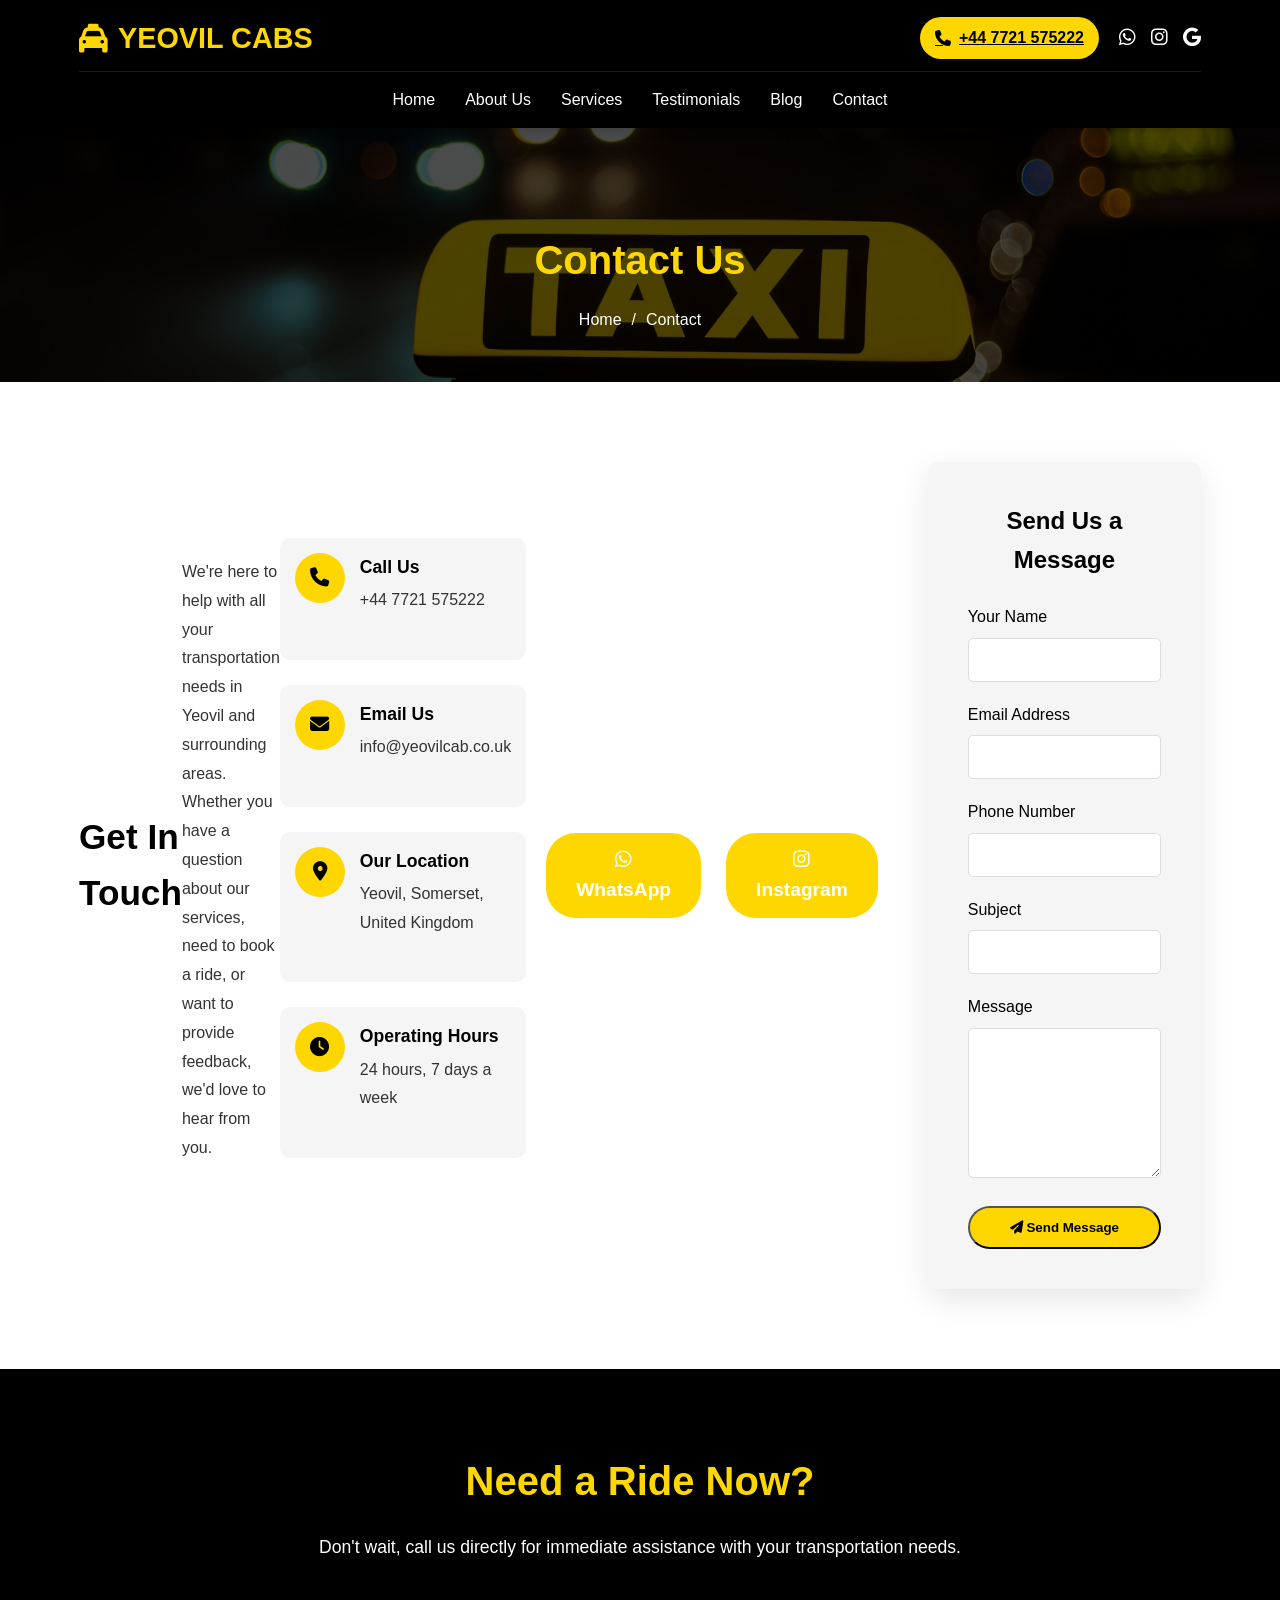
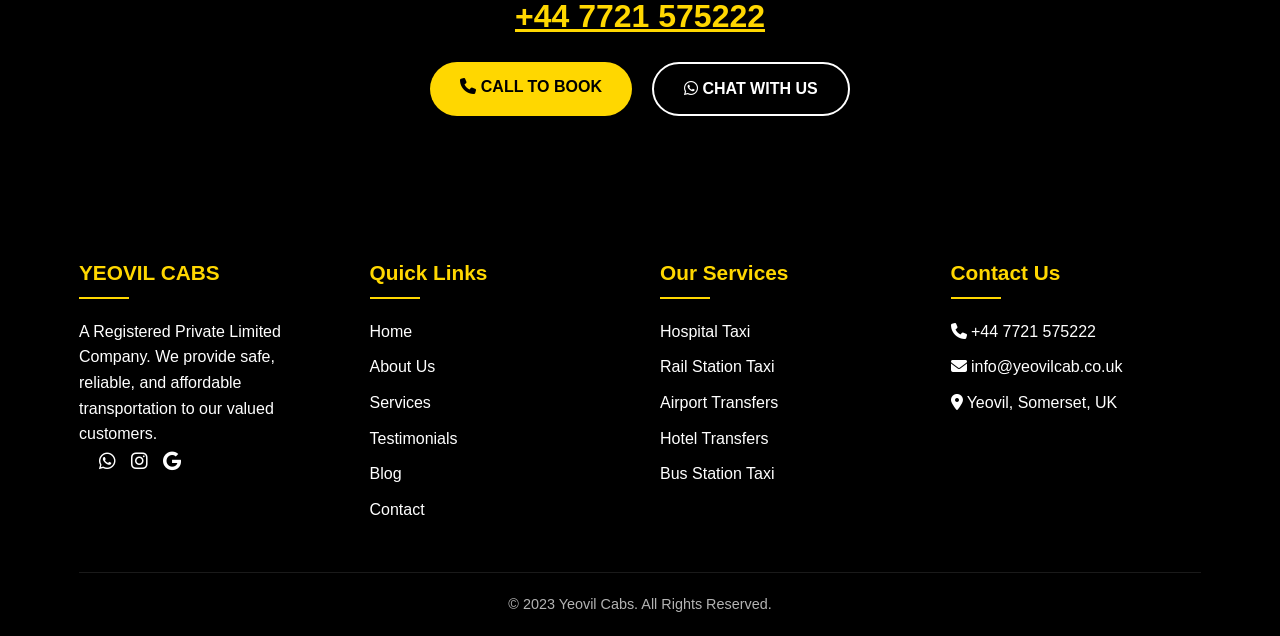
<file: contact.html>
<!DOCTYPE html>
<html lang="en">
<head>
    <meta charset="UTF-8">
    <meta name="viewport" content="width=device-width, initial-scale=1.0">
    <title>Contact Us | Yeovil Cabs - Get in Touch</title>
    <meta name="description" content="Contact Yeovil Cabs for reliable transportation services in Yeovil. Call, email, or use our contact form to book your ride.">
    <link rel="stylesheet" href="https://cdnjs.cloudflare.com/ajax/libs/font-awesome/6.4.0/css/all.min.css">
    <link rel="stylesheet" href="css/style.css">
</head>
<body>
    <!-- Header Section -->
    <header>
        <div class="container">
            <div class="header-top">
                <div class="logo">
                    <i class="fas fa-taxi logo-icon"></i>
                    <h1>YEOVIL CABS</h1>
                </div>
                <div class="contact-info">
                    <a href="tel:+447721575222" class="phone-number">
                        <i class="fas fa-phone"></i> +44 7721 575222
                    </a>
                    <div class="social-icons">
                        <a href="#"><i class="fab fa-whatsapp"></i></a>
                        <a href="#"><i class="fab fa-instagram"></i></a>
                        <a href="#"><i class="fab fa-google"></i></a>
                    </div>
                </div>
            </div>
            <nav>
                <div class="mobile-menu">
                    <i class="fas fa-bars"></i>
                </div>
                <ul class="nav-links">
                    <li><a href="index.html">Home</a></li>
                    <li><a href="about.html">About Us</a></li>
                    <li><a href="services.html">Services</a></li>
                    <li><a href="testimonials.html">Testimonials</a></li>
                    <li><a href="blog.html">Blog</a></li>
                    <li><a href="contact.html" class="active">Contact</a></li>
                </ul>
            </nav>
        </div>
    </header>

    <!-- Page Header -->
    <section class="page-header">
        <div class="container">
            <h1>Contact Us</h1>
            <ul class="breadcrumb">
                <li><a href="index.html">Home</a></li>
                <li>Contact</li>
            </ul>
        </div>
    </section>

    <!-- Contact Section -->
    <section class="contact">
        <div class="container">
            <div class="contact-content">
                <div class="contact-info">
                    <h2>Get In Touch</h2>
                    <p>We're here to help with all your transportation needs in Yeovil and surrounding areas. Whether you have a question about our services, need to book a ride, or want to provide feedback, we'd love to hear from you.</p>
                    
                    <div class="contact-details">
                        <div class="contact-item">
                            <div class="contact-icon">
                                <i class="fas fa-phone"></i>
                            </div>
                            <div class="contact-text">
                                <h4>Call Us</h4>
                                <p><a href="tel:+447721575222">+44 7721 575222</a></p>
                            </div>
                        </div>
                        <div class="contact-item">
                            <div class="contact-icon">
                                <i class="fas fa-envelope"></i>
                            </div>
                            <div class="contact-text">
                                <h4>Email Us</h4>
                                <p><a href="mailto:info@yeovilcab.co.uk">info@yeovilcab.co.uk</a></p>
                            </div>
                        </div>
                        <div class="contact-item">
                            <div class="contact-icon">
                                <i class="fas fa-map-marker-alt"></i>
                            </div>
                            <div class="contact-text">
                                <h4>Our Location</h4>
                                <p>Yeovil, Somerset, United Kingdom</p>
                            </div>
                        </div>
                        <div class="contact-item">
                            <div class="contact-icon">
                                <i class="fas fa-clock"></i>
                            </div>
                            <div class="contact-text">
                                <h4>Operating Hours</h4>
                                <p>24 hours, 7 days a week</p>
                            </div>
                        </div>
                    </div>
                    
                    <div class="social-icons">
                        <a href="#" class="btn btn-primary" style="margin-right: 10px;">
                            <i class="fab fa-whatsapp"></i> WhatsApp
                        </a>
                        <a href="#" class="btn btn-primary">
                            <i class="fab fa-instagram"></i> Instagram
                        </a>
                    </div>
                </div>
                
                <div class="contact-form">
                    <h3>Send Us a Message</h3>
                    <form id="contactForm">
                        <div class="form-group">
                            <label for="name">Your Name</label>
                            <input type="text" id="name" class="form-control" required>
                        </div>
                        <div class="form-group">
                            <label for="email">Email Address</label>
                            <input type="email" id="email" class="form-control" required>
                        </div>
                        <div class="form-group">
                            <label for="phone">Phone Number</label>
                            <input type="tel" id="phone" class="form-control">
                        </div>
                        <div class="form-group">
                            <label for="subject">Subject</label>
                            <input type="text" id="subject" class="form-control" required>
                        </div>
                        <div class="form-group">
                            <label for="message">Message</label>
                            <textarea id="message" class="form-control" required></textarea>
                        </div>
                        <button type="submit" class="btn btn-primary" style="width: 100%;">
                            <i class="fas fa-paper-plane"></i> Send Message
                        </button>
                    </form>
                </div>
            </div>
        </div>
    </section>

    <!-- Call to Action Section -->
    <section class="cta-section">
        <div class="container">
            <h2>Need a Ride Now?</h2>
            <p>Don't wait, call us directly for immediate assistance with your transportation needs.</p>
            <a href="tel:+447721575222" class="cta-phone">+44 7721 575222</a>
            <div class="cta-buttons">
                <a href="tel:+447721575222" class="btn btn-primary">
                    <i class="fas fa-phone"></i> CALL TO BOOK
                </a>
                <a href="https://wa.me/447721575222" class="btn btn-secondary">
                    <i class="fab fa-whatsapp"></i> CHAT WITH US
                </a>
            </div>
        </div>
    </section>

    <!-- Footer -->
    <footer>
        <div class="container">
            <div class="footer-content">
                <div class="footer-column">
                    <h3>YEOVIL CABS</h3>
                    <p>A Registered Private Limited Company. We provide safe, reliable, and affordable transportation to our valued customers.</p>
                    <div class="social-icons">
                        <a href="#"><i class="fab fa-whatsapp"></i></a>
                        <a href="#"><i class="fab fa-instagram"></i></a>
                        <a href="#"><i class="fab fa-google"></i></a>
                    </div>
                </div>
                <div class="footer-column">
                    <h3>Quick Links</h3>
                    <ul class="footer-links">
                        <li><a href="index.html">Home</a></li>
                        <li><a href="about.html">About Us</a></li>
                        <li><a href="services.html">Services</a></li>
                        <li><a href="testimonials.html">Testimonials</a></li>
                        <li><a href="blog.html">Blog</a></li>
                        <li><a href="contact.html">Contact</a></li>
                    </ul>
                </div>
                <div class="footer-column">
                    <h3>Our Services</h3>
                    <ul class="footer-links">
                        <li><a href="hospital-taxi.html">Hospital Taxi</a></li>
                        <li><a href="rail-station-taxi.html">Rail Station Taxi</a></li>
                        <li><a href="airport-transfers.html">Airport Transfers</a></li>
                        <li><a href="hotel-transfers.html">Hotel Transfers</a></li>
                        <li><a href="bus-station-taxi.html">Bus Station Taxi</a></li>
                    </ul>
                </div>
                <div class="footer-column">
                    <h3>Contact Us</h3>
                    <ul class="footer-links">
                        <li><i class="fas fa-phone"></i> +44 7721 575222</li>
                        <li><i class="fas fa-envelope"></i> info@yeovilcab.co.uk</li>
                        <li><i class="fas fa-map-marker-alt"></i> Yeovil, Somerset, UK</li>
                    </ul>
                </div>
            </div>
            <div class="footer-bottom">
                <p>&copy; 2023 Yeovil Cabs. All Rights Reserved.</p>
            </div>
        </div>
    </footer>

    <script src="js/script.js"></script>
</body>
</html>
</file>
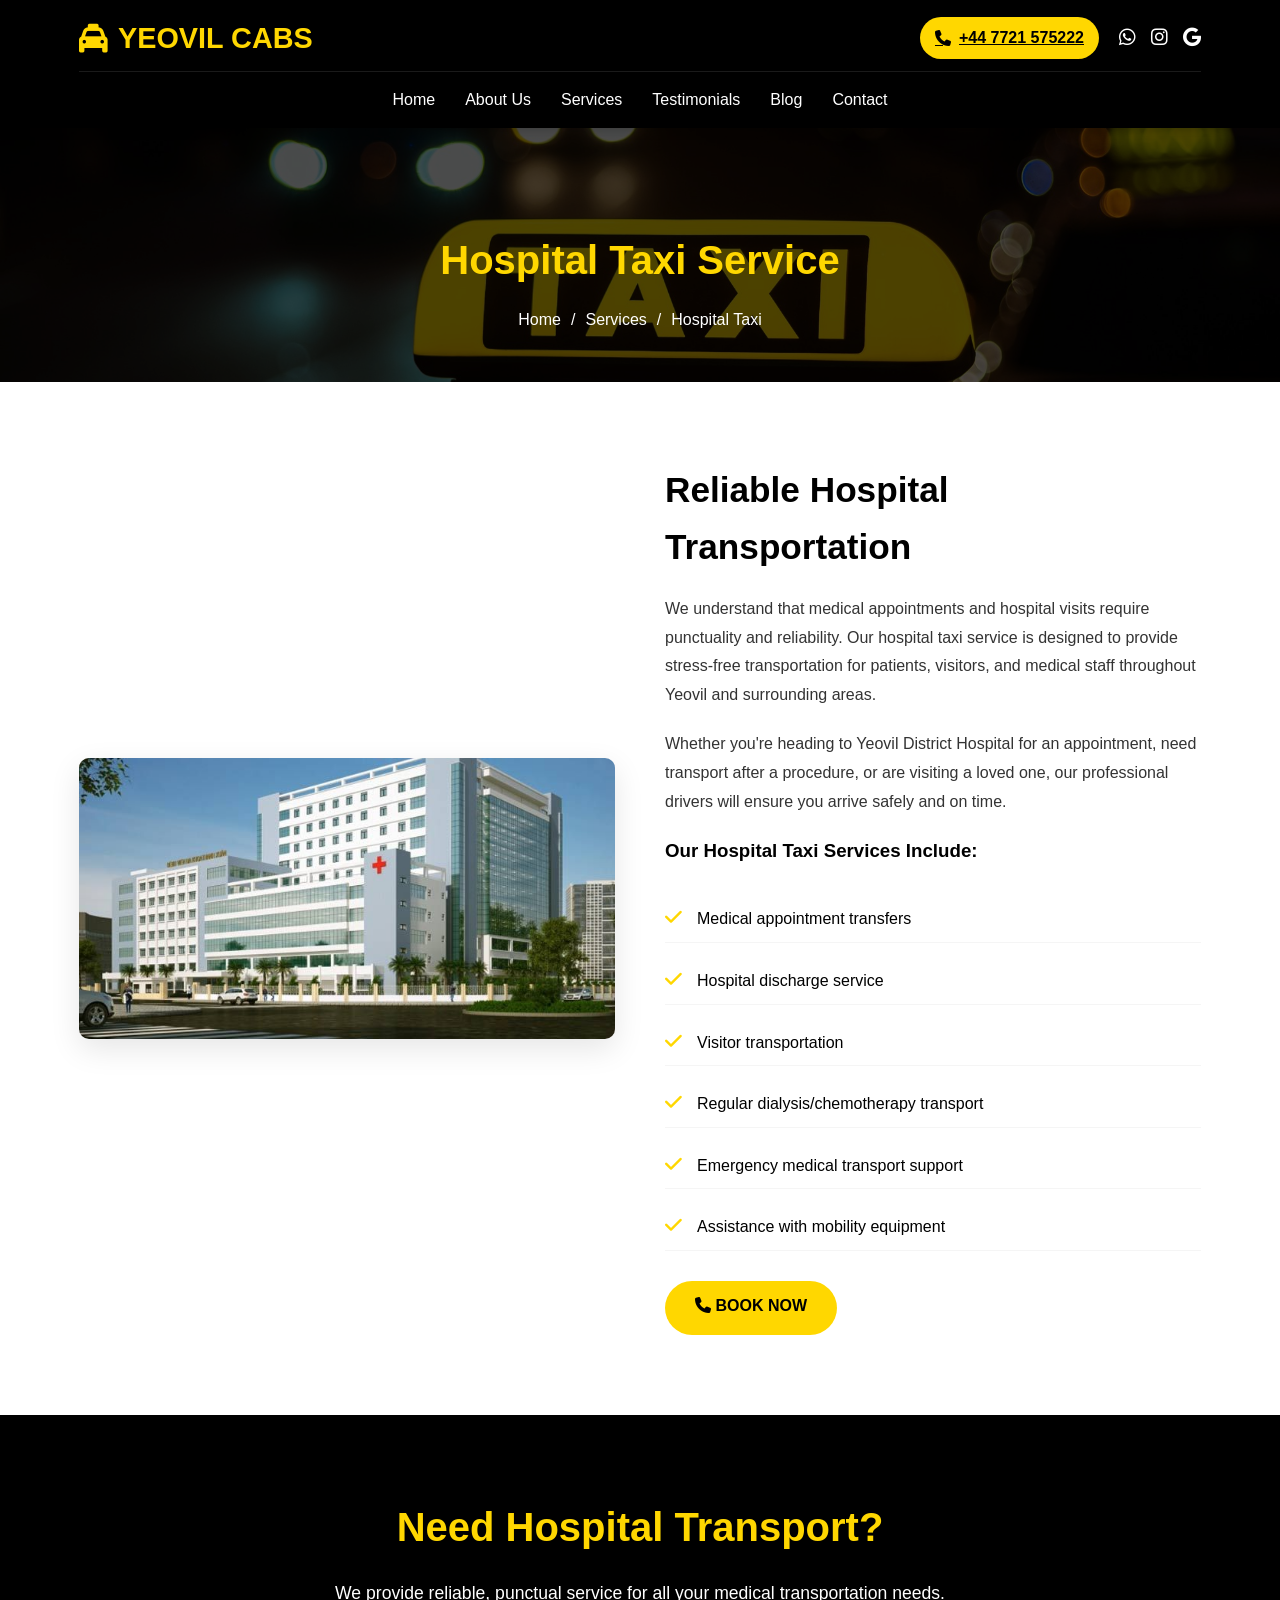
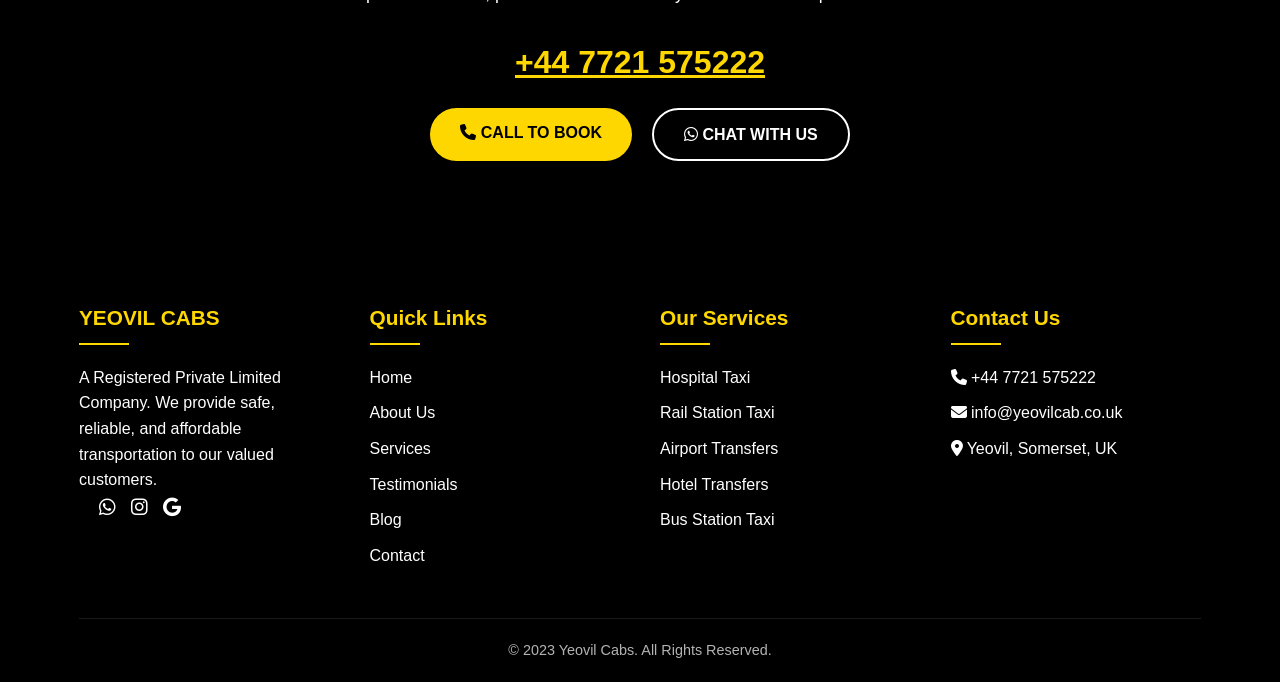
<file: hospital-taxi.html>
<!DOCTYPE html>
<html lang="en">
<head>
    <meta charset="UTF-8">
    <meta name="viewport" content="width=device-width, initial-scale=1.0">
    <title>Hospital Taxi Service | Yeovil Cabs - Reliable Medical Transport</title>
    <meta name="description" content="Yeovil Cabs provides reliable hospital taxi services in Yeovil. Punctual transportation for medical appointments, discharge, and visits.">
    <link rel="stylesheet" href="https://cdnjs.cloudflare.com/ajax/libs/font-awesome/6.4.0/css/all.min.css">
    <link rel="stylesheet" href="css/style.css">
</head>
<body>
    <!-- Header Section -->
    <header>
        <div class="container">
            <div class="header-top">
                <div class="logo">
                    <i class="fas fa-taxi logo-icon"></i>
                    <h1>YEOVIL CABS</h1>
                </div>
                <div class="contact-info">
                    <a href="tel:+447721575222" class="phone-number">
                        <i class="fas fa-phone"></i> +44 7721 575222
                    </a>
                    <div class="social-icons">
                        <a href="#"><i class="fab fa-whatsapp"></i></a>
                        <a href="#"><i class="fab fa-instagram"></i></a>
                        <a href="#"><i class="fab fa-google"></i></a>
                    </div>
                </div>
            </div>
            <nav>
                <div class="mobile-menu">
                    <i class="fas fa-bars"></i>
                </div>
                <ul class="nav-links">
                    <li><a href="index.html">Home</a></li>
                    <li><a href="about.html">About Us</a></li>
                    <li><a href="services.html">Services</a></li>
                    <li><a href="testimonials.html">Testimonials</a></li>
                    <li><a href="blog.html">Blog</a></li>
                    <li><a href="contact.html">Contact</a></li>
                </ul>
            </nav>
        </div>
    </header>

    <!-- Page Header -->
    <section class="page-header">
        <div class="container">
            <h1>Hospital Taxi Service</h1>
            <ul class="breadcrumb">
                <li><a href="index.html">Home</a></li>
                <li><a href="services.html">Services</a></li>
                <li>Hospital Taxi</li>
            </ul>
        </div>
    </section>

    <!-- Service Detail Section -->
    <section class="service-detail">
        <div class="container">
            <div class="service-detail-content">
                <div class="service-detail-img">
                    <img src="images/hospital-taxi-service.jpg" alt="Hospital Taxi Service in Yeovil">
                </div>
                <div class="service-detail-text">
                    <h2>Reliable Hospital Transportation</h2>
                    <p>We understand that medical appointments and hospital visits require punctuality and reliability. Our hospital taxi service is designed to provide stress-free transportation for patients, visitors, and medical staff throughout Yeovil and surrounding areas.</p>
                    <p>Whether you're heading to Yeovil District Hospital for an appointment, need transport after a procedure, or are visiting a loved one, our professional drivers will ensure you arrive safely and on time.</p>
                    
                    <h3>Our Hospital Taxi Services Include:</h3>
                    <ul class="features-list">
                        <li><i class="fas fa-check"></i> Medical appointment transfers</li>
                        <li><i class="fas fa-check"></i> Hospital discharge service</li>
                        <li><i class="fas fa-check"></i> Visitor transportation</li>
                        <li><i class="fas fa-check"></i> Regular dialysis/chemotherapy transport</li>
                        <li><i class="fas fa-check"></i> Emergency medical transport support</li>
                        <li><i class="fas fa-check"></i> Assistance with mobility equipment</li>
                    </ul>
                    
                    <div class="cta-buttons" style="justify-content: flex-start; margin-top: 30px;">
                        <a href="tel:+447721575222" class="btn btn-primary">
                            <i class="fas fa-phone"></i> BOOK NOW
                        </a>
                        <a href="contact.html" class="btn btn-secondary">
                            <i class="fas fa-envelope"></i> ENQUIRE
                        </a>
                    </div>
                </div>
            </div>
        </div>
    </section>

    <!-- Call to Action Section -->
    <section class="cta-section">
        <div class="container">
            <h2>Need Hospital Transport?</h2>
            <p>We provide reliable, punctual service for all your medical transportation needs.</p>
            <a href="tel:+447721575222" class="cta-phone">+44 7721 575222</a>
            <div class="cta-buttons">
                <a href="tel:+447721575222" class="btn btn-primary">
                    <i class="fas fa-phone"></i> CALL TO BOOK
                </a>
                <a href="https://wa.me/447721575222" class="btn btn-secondary">
                    <i class="fab fa-whatsapp"></i> CHAT WITH US
                </a>
            </div>
        </div>
    </section>

    <!-- Footer -->
    <footer>
        <div class="container">
            <div class="footer-content">
                <div class="footer-column">
                    <h3>YEOVIL CABS</h3>
                    <p>A Registered Private Limited Company. We provide safe, reliable, and affordable transportation to our valued customers.</p>
                    <div class="social-icons">
                        <a href="#"><i class="fab fa-whatsapp"></i></a>
                        <a href="#"><i class="fab fa-instagram"></i></a>
                        <a href="#"><i class="fab fa-google"></i></a>
                    </div>
                </div>
                <div class="footer-column">
                    <h3>Quick Links</h3>
                    <ul class="footer-links">
                        <li><a href="index.html">Home</a></li>
                        <li><a href="about.html">About Us</a></li>
                        <li><a href="services.html">Services</a></li>
                        <li><a href="testimonials.html">Testimonials</a></li>
                        <li><a href="blog.html">Blog</a></li>
                        <li><a href="contact.html">Contact</a></li>
                    </ul>
                </div>
                <div class="footer-column">
                    <h3>Our Services</h3>
                    <ul class="footer-links">
                        <li><a href="hospital-taxi.html">Hospital Taxi</a></li>
                        <li><a href="rail-station-taxi.html">Rail Station Taxi</a></li>
                        <li><a href="airport-transfers.html">Airport Transfers</a></li>
                        <li><a href="hotel-transfers.html">Hotel Transfers</a></li>
                        <li><a href="bus-station-taxi.html">Bus Station Taxi</a></li>
                    </ul>
                </div>
                <div class="footer-column">
                    <h3>Contact Us</h3>
                    <ul class="footer-links">
                        <li><i class="fas fa-phone"></i> +44 7721 575222</li>
                        <li><i class="fas fa-envelope"></i> info@yeovilcab.co.uk</li>
                        <li><i class="fas fa-map-marker-alt"></i> Yeovil, Somerset, UK</li>
                    </ul>
                </div>
            </div>
            <div class="footer-bottom">
                <p>&copy; 2023 Yeovil Cabs. All Rights Reserved.</p>
            </div>
        </div>
    </footer>

    <script src="js/script.js"></script>
</body>
</html>
</file>
<file: css/style.css>
:root {
    --primary-yellow: #FFD700;
    --secondary-yellow: #FFC107;
    --dark: #000000;
    --light: #FFFFFF;
    --gray: #F5F5F5;
    --dark-gray: #333333;
    --transition: all 0.3s ease;
}

* {
    margin: 0;
    padding: 0;
    box-sizing: border-box;
    font-family: 'Segoe UI', Tahoma, Geneva, Verdana, sans-serif;
}

body {
    background-color: var(--light);
    color: var(--dark);
    line-height: 1.6;
}

.container {
    width: 90%;
    max-width: 1200px;
    margin: 0 auto;
    padding: 0 15px;
}

/* Header Styles */
header {
    background-color: var(--dark);
    color: var(--light);
    padding: 15px 0;
    position: sticky;
    top: 0;
    z-index: 1000;
    box-shadow: 0 2px 10px rgba(0, 0, 0, 0.2);
}

.header-top {
    display: flex;
    justify-content: space-between;
    align-items: center;
    padding-bottom: 10px;
    border-bottom: 1px solid rgba(255, 255, 255, 0.1);
}

.logo {
    display: flex;
    align-items: center;
}

.logo h1 {
    font-size: 1.8rem;
    color: var(--primary-yellow);
    margin-left: 10px;
}

.logo-icon {
    color: var(--primary-yellow);
    font-size: 1.8rem;
}

.contact-info {
    display: flex;
    align-items: center;
}

.phone-number {
    background-color: var(--primary-yellow);
    color: var(--dark);
    padding: 8px 15px;
    border-radius: 30px;
    font-weight: bold;
    display: flex;
    align-items: center;
    transition: var(--transition);
}

.phone-number:hover {
    background-color: var(--secondary-yellow);
    transform: scale(1.05);
}

.phone-number i {
    margin-right: 8px;
}

.social-icons {
    display: flex;
    gap: 15px;
    margin-left: 20px;
}

.social-icons a {
    color: var(--light);
    font-size: 1.2rem;
    transition: var(--transition);
}

.social-icons a:hover {
    color: var(--primary-yellow);
}

nav {
    padding-top: 15px;
}

.nav-links {
    display: flex;
    list-style: none;
    justify-content: center;
}

.nav-links li {
    margin: 0 15px;
    position: relative;
}

.nav-links a {
    color: var(--light);
    text-decoration: none;
    font-weight: 500;
    transition: var(--transition);
    padding: 5px 0;
    position: relative;
}

.nav-links a:hover {
    color: var(--primary-yellow);
}

.nav-links a::after {
    content: '';
    position: absolute;
    bottom: 0;
    left: 0;
    width: 0;
    height: 2px;
    background-color: var(--primary-yellow);
    transition: var(--transition);
}

.nav-links a:hover::after {
    width: 100%;
}

.mobile-menu {
    display: none;
    font-size: 1.5rem;
    cursor: pointer;
}

/* Dropdown Menu Styles */
.dropdown {
    position: relative;
}

.dropdown-toggle {
    display: flex;
    align-items: center;
    gap: 5px;
}

.dropdown-toggle i {
    font-size: 0.8rem;
    transition: var(--transition);
}

.dropdown:hover .dropdown-toggle i {
    transform: rotate(180deg);
}

.dropdown-menu {
    position: absolute;
    top: 100%;
    left: 0;
    background-color: var(--dark);
    min-width: 220px;
    box-shadow: 0 5px 15px rgba(0, 0, 0, 0.2);
    border-radius: 5px;
    opacity: 0;
    visibility: hidden;
    transform: translateY(10px);
    transition: var(--transition);
    z-index: 1000;
    list-style: none;
    padding: 10px 0;
}

.dropdown:hover .dropdown-menu {
    opacity: 1;
    visibility: visible;
    transform: translateY(0);
}

.dropdown-menu li {
    margin: 0;
}

.dropdown-menu a {
    display: block;
    padding: 10px 20px;
    color: var(--light);
    text-decoration: none;
    transition: var(--transition);
    border-left: 3px solid transparent;
}

.dropdown-menu a:hover {
    background-color: rgba(255, 215, 0, 0.1);
    color: var(--primary-yellow);
    border-left-color: var(--primary-yellow);
    padding-left: 25px;
}

/* Hero Section */
.hero {
    background: linear-gradient(rgba(0, 0, 0, 0.7), rgba(0, 0, 0, 0.7)), url('../images/hero-bg.jpg');
    background-size: cover;
    background-position: center;
    color: var(--light);
    padding: 100px 0;
    text-align: center;
}

.hero h2 {
    font-size: 3rem;
    margin-bottom: 20px;
    color: var(--primary-yellow);
}

.hero p {
    font-size: 1.2rem;
    max-width: 700px;
    margin: 0 auto 30px;
}

.cta-buttons {
    display: flex;
    justify-content: center;
    gap: 20px;
    flex-wrap: wrap;
}

.btn {
    display: inline-block;
    padding: 12px 30px;
    border-radius: 30px;
    text-decoration: none;
    font-weight: bold;
    transition: var(--transition);
    text-align: center;
}

.btn-primary {
    background-color: var(--primary-yellow);
    color: var(--dark);
}

.btn-primary:hover {
    background-color: var(--secondary-yellow);
    transform: translateY(-3px);
    box-shadow: 0 5px 15px rgba(0, 0, 0, 0.2);
}

.btn-secondary {
    background-color: transparent;
    color: var(--light);
    border: 2px solid var(--light);
}

.btn-secondary:hover {
    background-color: var(--light);
    color: var(--dark);
    transform: translateY(-3px);
}

/* Services Section */
.services {
    padding: 80px 0;
    background-color: var(--gray);
}

.section-title {
    text-align: center;
    margin-bottom: 50px;
}

.section-title h2 {
    font-size: 2.5rem;
    color: var(--dark);
    position: relative;
    display: inline-block;
    padding-bottom: 15px;
}

.section-title h2::after {
    content: '';
    position: absolute;
    bottom: 0;
    left: 50%;
    transform: translateX(-50%);
    width: 80px;
    height: 3px;
    background-color: var(--primary-yellow);
}

.services-grid {
    display: grid;
    grid-template-columns: repeat(auto-fit, minmax(300px, 1fr));
    gap: 30px;
}

.service-card {
    background-color: var(--light);
    border-radius: 10px;
    overflow: hidden;
    box-shadow: 0 5px 15px rgba(0, 0, 0, 0.1);
    transition: var(--transition);
}

.service-card:hover {
    transform: translateY(-10px);
    box-shadow: 0 15px 30px rgba(0, 0, 0, 0.15);
}

.service-img {
    height: 200px;
    background-size: cover;
    background-position: center;
}

.service-content {
    padding: 25px;
}

.service-content h3 {
    font-size: 1.5rem;
    margin-bottom: 15px;
    color: var(--dark);
}

.service-content p {
    color: var(--dark-gray);
    margin-bottom: 20px;
}

.service-link {
    color: var(--primary-yellow);
    text-decoration: none;
    font-weight: bold;
    display: flex;
    align-items: center;
}

.service-link i {
    margin-left: 5px;
    transition: var(--transition);
}

.service-link:hover i {
    transform: translateX(5px);
}

/* About Company Section */
.about-company {
    padding: 80px 0;
    background-color: var(--light);
    position: relative;
    overflow: hidden;
}

.about-company::before {
    content: '';
    position: absolute;
    top: 0;
    left: 0;
    right: 0;
    bottom: 0;
    background-image: 
        linear-gradient(45deg, var(--dark) 25%, transparent 25%),
        linear-gradient(-45deg, var(--dark) 25%, transparent 25%),
        linear-gradient(45deg, transparent 75%, var(--dark) 75%),
        linear-gradient(-45deg, transparent 75%, var(--dark) 75%);
    background-size: 20px 20px;
    background-position: 0 0, 0 10px, 10px -10px, -10px 0px;
    opacity: 0.05;
    z-index: 1;
}

.about-content {
    position: relative;
    z-index: 2;
    display: grid;
    grid-template-columns: 1fr 2fr;
    gap: 50px;
    align-items: center;
    max-width: 1000px;
    margin: 0 auto;
}

.about-logo {
    text-align: center;
}

.logo-img {
    max-width: 200px;
    height: auto;
    border-radius: 10px;
    box-shadow: 0 10px 30px rgba(0, 0, 0, 0.2);
}

.about-text h2 {
    font-size: 2.2rem;
    margin-bottom: 20px;
    color: var(--dark);
    position: relative;
    display: inline-block;
}

.about-text h2::after {
    content: '';
    position: absolute;
    bottom: -8px;
    left: 0;
    width: 60px;
    height: 3px;
    background-color: var(--primary-yellow);
}

.about-text p {
    font-size: 1.1rem;
    line-height: 1.8;
    color: var(--dark-gray);
}

/* ========== ADD NEW CODE FROM HERE ========== */

/* Page Header Styles for All Pages */
.page-header {
    background: linear-gradient(rgba(0, 0, 0, 0.7), rgba(0, 0, 0, 0.7)), url('../images/hero-bg.jpg');
    background-size: cover;
    background-position: center;
    color: var(--light);
    padding: 100px 0 50px;
    text-align: center;
}

.page-header h1 {
    font-size: 2.5rem;
    margin-bottom: 15px;
    color: var(--primary-yellow);
}

.breadcrumb {
    display: flex;
    justify-content: center;
    list-style: none;
    flex-wrap: wrap;
}

.breadcrumb li {
    margin: 0 5px;
}

.breadcrumb a {
    color: var(--light);
    text-decoration: none;
    transition: var(--transition);
}

.breadcrumb a:hover {
    color: var(--primary-yellow);
}

.breadcrumb li:not(:last-child)::after {
    content: '/';
    margin-left: 10px;
    color: var(--light);
}

/* Service Detail Pages */
.service-detail {
    padding: 80px 0;
    background-color: var(--light);
}

.service-detail-content {
    display: grid;
    grid-template-columns: 1fr 1fr;
    gap: 50px;
    align-items: center;
}

.service-detail-img {
    border-radius: 10px;
    overflow: hidden;
    box-shadow: 0 10px 30px rgba(0, 0, 0, 0.1);
}

.service-detail-img img {
    width: 100%;
    height: auto;
    display: block;
}

.service-detail-text h2 {
    font-size: 2.2rem;
    margin-bottom: 20px;
    color: var(--dark);
}

.service-detail-text p {
    margin-bottom: 20px;
    color: var(--dark-gray);
    line-height: 1.8;
}

.features-list {
    margin: 30px 0;
    list-style: none;
}

.features-list li {
    margin-bottom: 15px;
    display: flex;
    align-items: flex-start;
    padding: 10px 0;
    border-bottom: 1px solid var(--gray);
}

.features-list i {
    color: var(--primary-yellow);
    margin-right: 15px;
    font-size: 1.2rem;
    margin-top: 2px;
}

/* About Page Styles */
.about {
    padding: 80px 0;
    background-color: var(--light);
}

.about-content {
    display: grid;
    grid-template-columns: 1fr 1fr;
    gap: 50px;
    align-items: center;
}

.about-img {
    border-radius: 10px;
    overflow: hidden;
    box-shadow: 0 10px 30px rgba(0, 0, 0, 0.1);
}

.about-img img {
    width: 100%;
    height: auto;
    display: block;
}

.about-text h2 {
    font-size: 2.2rem;
    margin-bottom: 20px;
    color: var(--dark);
}

.about-text p {
    margin-bottom: 20px;
    color: var(--dark-gray);
    line-height: 1.8;
}

.stats {
    display: grid;
    grid-template-columns: repeat(3, 1fr);
    gap: 30px;
    margin-top: 50px;
}

.stat-card {
    text-align: center;
    padding: 30px 20px;
    background-color: var(--gray);
    border-radius: 10px;
    transition: var(--transition);
    box-shadow: 0 5px 15px rgba(0, 0, 0, 0.1);
}

.stat-card:hover {
    transform: translateY(-5px);
    box-shadow: 0 15px 30px rgba(0, 0, 0, 0.15);
}

.stat-number {
    font-size: 2.5rem;
    font-weight: bold;
    color: var(--primary-yellow);
    margin-bottom: 10px;
}

.stat-text {
    font-size: 1.1rem;
    color: var(--dark);
    font-weight: 500;
}

/* Contact Page Styles */
.contact {
    padding: 80px 0;
    background-color: var(--light);
}

.contact-content {
    display: grid;
    grid-template-columns: 1fr 1fr;
    gap: 50px;
}

.contact-info h2 {
    font-size: 2.2rem;
    margin-bottom: 20px;
    color: var(--dark);
}

.contact-info p {
    margin-bottom: 30px;
    color: var(--dark-gray);
    line-height: 1.8;
}

.contact-details {
    margin-bottom: 30px;
}

.contact-item {
    display: flex;
    align-items: flex-start;
    margin-bottom: 25px;
    padding: 15px;
    background-color: var(--gray);
    border-radius: 10px;
    transition: var(--transition);
}

.contact-item:hover {
    transform: translateX(5px);
    box-shadow: 0 5px 15px rgba(0, 0, 0, 0.1);
}

.contact-icon {
    background-color: var(--primary-yellow);
    color: var(--dark);
    width: 50px;
    height: 50px;
    border-radius: 50%;
    display: flex;
    align-items: center;
    justify-content: center;
    margin-right: 15px;
    flex-shrink: 0;
    font-size: 1.2rem;
}

.contact-text h4 {
    font-size: 1.1rem;
    margin-bottom: 5px;
    color: var(--dark);
}

.contact-text p, .contact-text a {
    color: var(--dark-gray);
    text-decoration: none;
    transition: var(--transition);
}

.contact-text a:hover {
    color: var(--primary-yellow);
}

.contact-form {
    background-color: var(--gray);
    padding: 40px;
    border-radius: 10px;
    box-shadow: 0 10px 30px rgba(0, 0, 0, 0.1);
}

.contact-form h3 {
    font-size: 1.5rem;
    margin-bottom: 25px;
    color: var(--dark);
    text-align: center;
}

.form-group {
    margin-bottom: 20px;
}

.form-group label {
    display: block;
    margin-bottom: 8px;
    font-weight: 500;
    color: var(--dark);
}

.form-control {
    width: 100%;
    padding: 12px 15px;
    border: 1px solid #ddd;
    border-radius: 5px;
    font-size: 1rem;
    transition: var(--transition);
    background-color: var(--light);
}

.form-control:focus {
    outline: none;
    border-color: var(--primary-yellow);
    box-shadow: 0 0 0 2px rgba(255, 215, 0, 0.2);
}

textarea.form-control {
    min-height: 150px;
    resize: vertical;
}

/* Blog Page Styles */
.blog {
    padding: 80px 0;
    background-color: var(--gray);
}

.blog-grid {
    display: grid;
    grid-template-columns: repeat(auto-fit, minmax(350px, 1fr));
    gap: 30px;
}

.blog-card {
    background-color: var(--light);
    border-radius: 10px;
    overflow: hidden;
    box-shadow: 0 5px 15px rgba(0, 0, 0, 0.1);
    transition: var(--transition);
}

.blog-card:hover {
    transform: translateY(-10px);
    box-shadow: 0 15px 30px rgba(0, 0, 0, 0.15);
}

.blog-img {
    height: 200px;
    background-size: cover;
    background-position: center;
}

.blog-content {
    padding: 25px;
}

.blog-meta {
    display: flex;
    margin-bottom: 15px;
    font-size: 0.9rem;
    color: var(--dark-gray);
    flex-wrap: wrap;
    gap: 15px;
}

.blog-date, .blog-category {
    display: flex;
    align-items: center;
    gap: 5px;
}

.blog-content h3 {
    font-size: 1.3rem;
    margin-bottom: 15px;
    color: var(--dark);
    line-height: 1.4;
}

.blog-content p {
    color: var(--dark-gray);
    margin-bottom: 20px;
    line-height: 1.6;
}

.blog-link {
    color: var(--primary-yellow);
    text-decoration: none;
    font-weight: bold;
    display: flex;
    align-items: center;
    transition: var(--transition);
}

.blog-link:hover {
    color: var(--secondary-yellow);
}

.blog-link i {
    margin-left: 5px;
    transition: var(--transition);
}

.blog-link:hover i {
    transform: translateX(5px);
}

/* ========== CONTINUE WITH EXISTING CODE ========== */

/* Testimonials Section */
.testimonials {
    padding: 80px 0;
    background-color: var(--light);
}

.testimonials-grid {
    display: grid;
    grid-template-columns: repeat(auto-fit, minmax(300px, 1fr));
    gap: 30px;
}

.testimonial-card {
    background-color: var(--gray);
    border-radius: 10px;
    padding: 30px;
    box-shadow: 0 5px 15px rgba(0, 0, 0, 0.05);
    position: relative;
}

.testimonial-card::before {
    content: '"';
    font-size: 5rem;
    color: var(--primary-yellow);
    position: absolute;
    top: -10px;
    left: 10px;
    opacity: 0.3;
}

.testimonial-content {
    margin-bottom: 20px;
    font-style: italic;
}

.testimonial-author {
    display: flex;
    align-items: center;
}

.author-avatar {
    width: 50px;
    height: 50px;
    border-radius: 50%;
    background-color: var(--dark);
    display: flex;
    align-items: center;
    justify-content: center;
    color: var(--light);
    font-weight: bold;
    margin-right: 15px;
}

.author-info h4 {
    font-size: 1.1rem;
    margin-bottom: 5px;
}

.author-info p {
    font-size: 0.9rem;
    color: var(--dark-gray);
}

.rating {
    color: var(--primary-yellow);
    margin-top: 5px;
}

/* TrustPilot Section */
.trustpilot-section {
    margin-top: 60px;
    text-align: center;
    padding: 40px;
    background: linear-gradient(135deg, #00b469 0%, #008a52 100%);
    border-radius: 15px;
    box-shadow: 0 10px 30px rgba(0, 180, 105, 0.3);
}

.trustpilot-content {
    display: flex;
    align-items: center;
    justify-content: center;
    gap: 30px;
    flex-wrap: wrap;
}

.trustpilot-logo {
    max-width: 200px;
    height: auto;
    filter: brightness(0) invert(1);
}

.trustpilot-text h3 {
    font-size: 1.5rem;
    margin-bottom: 15px;
    color: var(--light);
}

.trustpilot-link {
    display: inline-flex;
    align-items: center;
    gap: 10px;
    background-color: var(--light);
    color: #00b469;
    padding: 12px 25px;
    border-radius: 30px;
    text-decoration: none;
    font-weight: bold;
    transition: var(--transition);
    border: 2px solid transparent;
}

.trustpilot-link:hover {
    background-color: transparent;
    color: var(--light);
    border-color: var(--light);
    transform: translateY(-3px);
    box-shadow: 0 5px 15px rgba(255, 255, 255, 0.2);
}

/* Call to Action */
.cta-section {
    background-color: var(--dark);
    color: var(--light);
    padding: 80px 0;
    text-align: center;
}

.cta-section h2 {
    font-size: 2.5rem;
    margin-bottom: 20px;
    color: var(--primary-yellow);
}

.cta-section p {
    max-width: 700px;
    margin: 0 auto 30px;
    font-size: 1.1rem;
}

.cta-phone {
    font-size: 2rem;
    font-weight: bold;
    color: var(--primary-yellow);
    margin: 20px 0;
    display: block;
}

/* Footer */
footer {
    background-color: var(--dark);
    color: var(--light);
    padding: 60px 0 20px;
}

.footer-content {
    display: grid;
    grid-template-columns: repeat(auto-fit, minmax(250px, 1fr));
    gap: 40px;
    margin-bottom: 40px;
}

.footer-column h3 {
    font-size: 1.3rem;
    margin-bottom: 20px;
    color: var(--primary-yellow);
    position: relative;
    padding-bottom: 10px;
}

.footer-column h3::after {
    content: '';
    position: absolute;
    bottom: 0;
    left: 0;
    width: 50px;
    height: 2px;
    background-color: var(--primary-yellow);
}

.footer-links {
    list-style: none;
}

.footer-links li {
    margin-bottom: 10px;
}

.footer-links a {
    color: var(--light);
    text-decoration: none;
    transition: var(--transition);
}

.footer-links a:hover {
    color: var(--primary-yellow);
    padding-left: 5px;
}

/* Development Credit */
.development-credit {
    text-align: center;
    padding: 20px 0;
    border-top: 1px solid rgba(255, 255, 255, 0.1);
    border-bottom: 1px solid rgba(255, 255, 255, 0.1);
    margin: 20px 0;
}

.development-credit p {
    color: rgba(255, 255, 255, 0.7);
    font-size: 0.9rem;
}

.development-credit a {
    color: var(--primary-yellow);
    text-decoration: none;
    transition: var(--transition);
}

.development-credit a:hover {
    color: var(--light);
    text-decoration: underline;
}

.footer-bottom {
    text-align: center;
    padding-top: 20px;
    border-top: 1px solid rgba(255, 255, 255, 0.1);
    font-size: 0.9rem;
    color: rgba(255, 255, 255, 0.7);
}

/* ========== ADD ENHANCED MOBILE RESPONSIVENESS ========== */

/* Enhanced Mobile Responsiveness */
@media (max-width: 992px) {
    .service-detail-content,
    .about-content,
    .contact-content {
        grid-template-columns: 1fr;
        gap: 30px;
    }
    
    .stats {
        grid-template-columns: repeat(2, 1fr);
    }
    
    .page-header h1 {
        font-size: 2rem;
    }
}

@media (max-width: 768px) {
    .header-top {
        flex-direction: column;
        text-align: center;
    }
    
    .contact-info {
        margin-top: 15px;
        flex-direction: column;
        gap: 15px;
    }
    
    .social-icons {
        margin-left: 0;
    }
    
    .nav-links {
        display: none;
        flex-direction: column;
        position: absolute;
        top: 100%;
        left: 0;
        width: 100%;
        background-color: var(--dark);
        padding: 20px 0;
        box-shadow: 0 5px 10px rgba(0, 0, 0, 0.2);
    }
    
    .nav-links.active {
        display: flex;
    }
    
    .nav-links li {
        margin: 10px 0;
    }
    
    .mobile-menu {
        display: block;
        position: absolute;
        right: 20px;
        top: 20px;
    }
    
    .hero {
        padding: 80px 0;
    }
    
    .hero h2 {
        font-size: 2rem;
    }
    
    .cta-buttons {
        flex-direction: column;
        align-items: center;
    }
    
    .btn {
        width: 100%;
        max-width: 300px;
    }
    
    .about-text h2::after {
        left: 50%;
        transform: translateX(-50%);
    }
    
    .logo-img {
        max-width: 150px;
    }
    
    .trustpilot-content {
        flex-direction: column;
        gap: 20px;
    }
    
    .trustpilot-logo {
        max-width: 150px;
    }
    
    /* Enhanced mobile dropdown */
    .dropdown-menu {
        position: static;
        opacity: 1;
        visibility: visible;
        transform: none;
        background-color: transparent;
        box-shadow: none;
        display: none;
        padding: 0;
        margin-top: 10px;
    }
    
    .dropdown.active .dropdown-menu {
        display: block;
    }
    
    .dropdown-menu li {
        margin: 5px 0;
    }
    
    .dropdown-menu a {
        padding: 8px 15px;
        border-left: none;
        border-radius: 5px;
        background-color: rgba(255, 255, 255, 0.1);
    }
    
    .dropdown-menu a:hover {
        background-color: rgba(255, 215, 0, 0.2);
        padding-left: 15px;
    }
    
    .service-detail,
    .about,
    .contact,
    .blog {
        padding: 60px 0;
    }
    
    .service-detail-text h2,
    .about-text h2,
    .contact-info h2 {
        font-size: 1.8rem;
    }
    
    .contact-form {
        padding: 25px;
    }
    
    .contact-item {
        flex-direction: column;
        text-align: center;
    }
    
    .contact-icon {
        margin-right: 0;
        margin-bottom: 10px;
    }
    
    .stats {
        grid-template-columns: 1fr;
        gap: 20px;
    }
    
    .stat-card {
        padding: 20px 15px;
    }
    
    .stat-number {
        font-size: 2rem;
    }
    
    .page-header {
        padding: 80px 0 40px;
    }
    
    .page-header h1 {
        font-size: 1.8rem;
    }
}

@media (max-width: 576px) {
    .service-detail,
    .about,
    .contact,
    .blog {
        padding: 50px 0;
    }
    
    .blog-grid {
        grid-template-columns: 1fr;
    }
    
    .contact-form {
        padding: 20px;
    }
    
    .page-header {
        padding: 70px 0 30px;
    }
    
    .page-header h1 {
        font-size: 1.6rem;
    }
    
    .hero h2 {
        font-size: 1.8rem;
    }
    
    .section-title h2 {
        font-size: 1.8rem;
    }
    
    .cta-phone {
        font-size: 1.5rem;
    }
}
</file>
